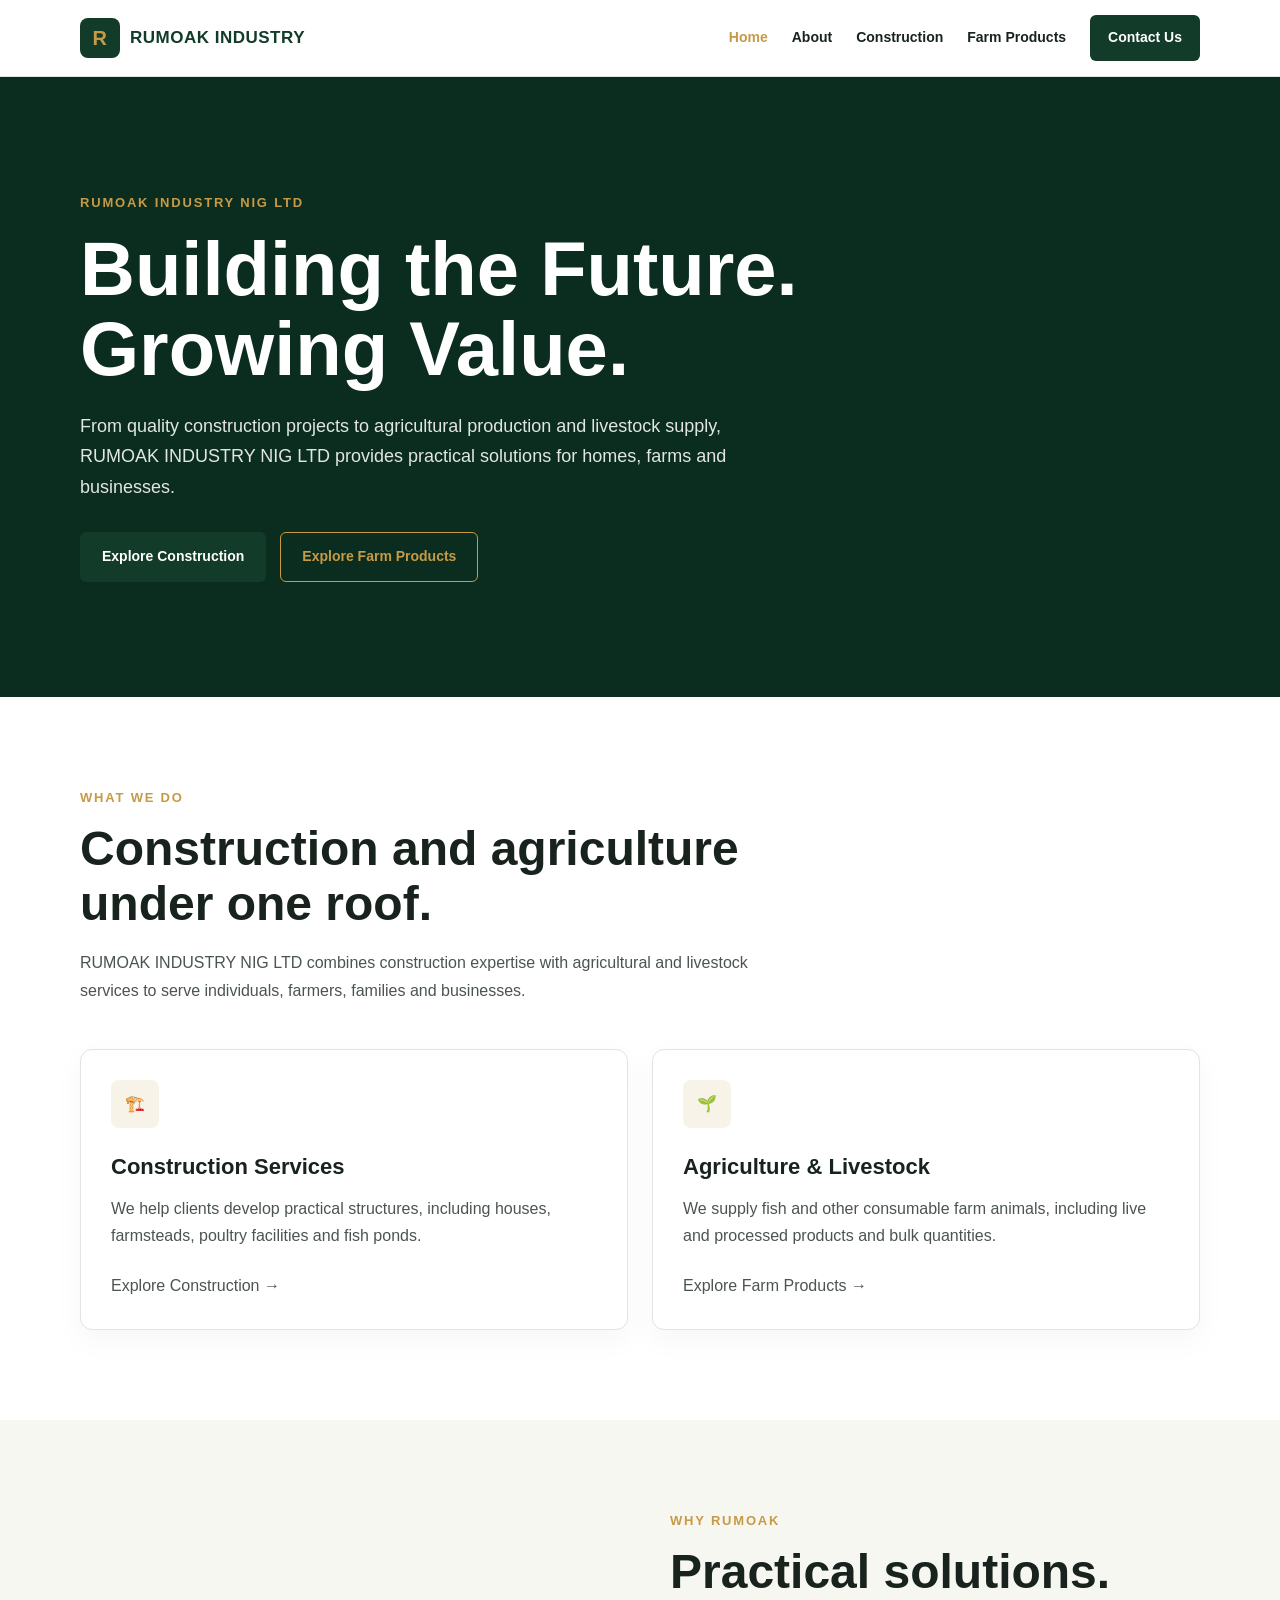
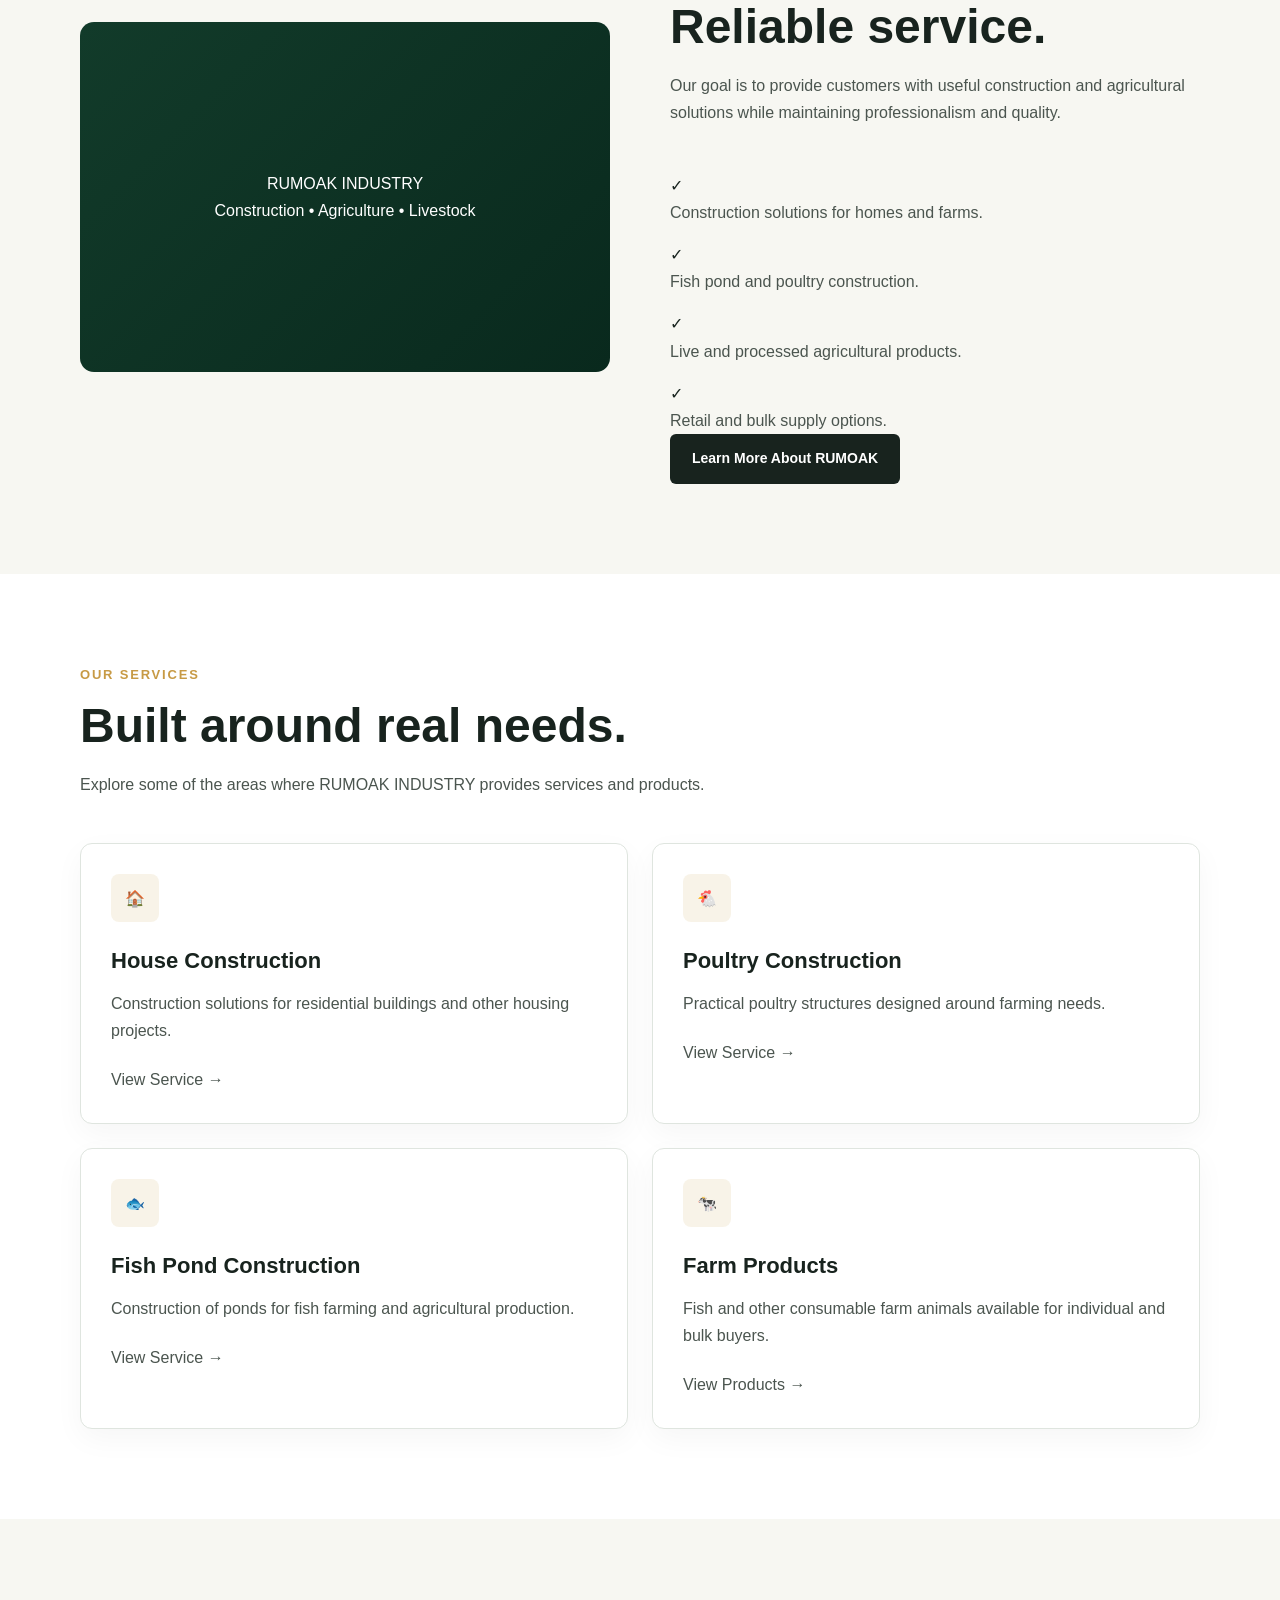
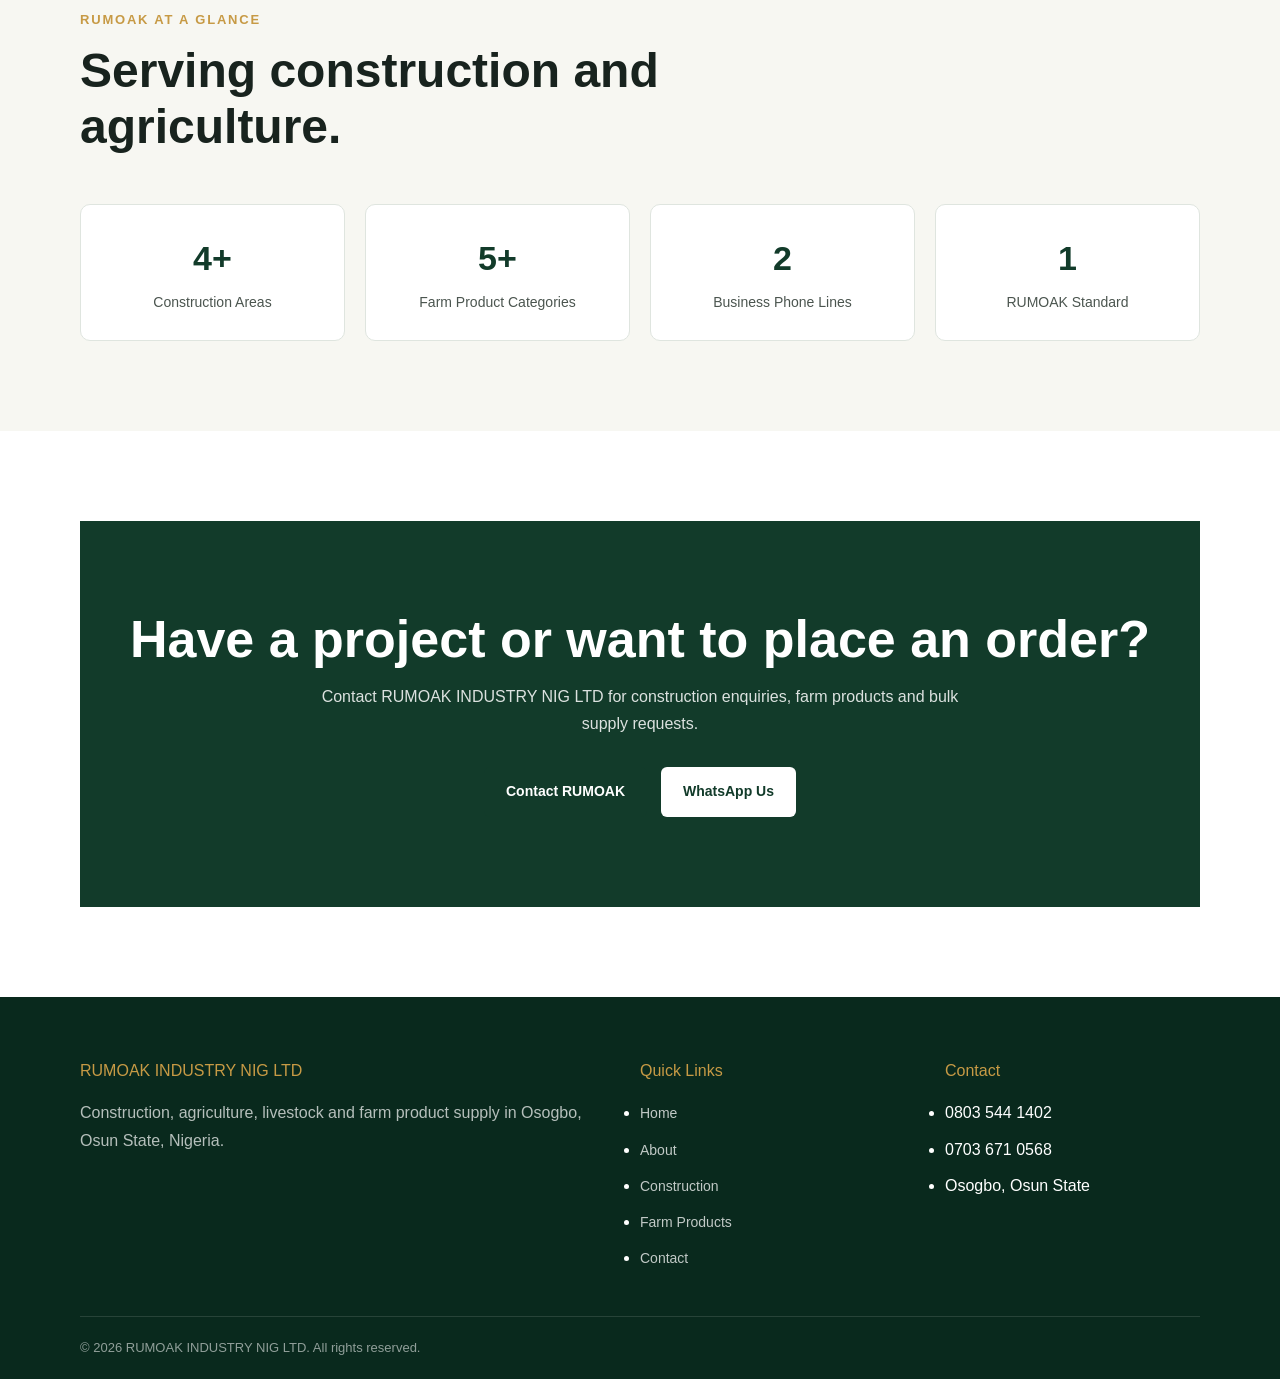
<file: index.html>
<!DOCTYPE html>
<html lang="en">
<head>
    <meta charset="UTF-8">
    <meta name="viewport" content="width=device-width, initial-scale=1.0">

    <title>RUMOAK INDUSTRY NIG LTD | Construction & Agriculture</title>

    <meta
        name="description"
        content="RUMOAK INDUSTRY NIG LTD provides construction services, agricultural solutions, livestock and fish products in Osogbo, Osun State, Nigeria."
    >

    <link rel="stylesheet" href="css/style.css">
</head>

<body>

    <!-- ================================
         HEADER
    ================================= -->

    <header class="site-header">

        <div class="container navbar">

            <a href="index.html" class="logo">

                <span class="logo-mark">R</span>

                <span class="logo-text">
                    RUMOAK INDUSTRY
                </span>

            </a>

            <button
                class="menu-button"
                type="button"
                aria-label="Open navigation menu"
            >
                ☰
            </button>

            <nav class="nav-links">

                <a href="index.html" class="active">
                    Home
                </a>

                <a href="about.html">
                    About
                </a>

                <a href="construction.html">
                    Construction
                </a>

                <a href="farm-products.html">
                    Farm Products
                </a>

                <a href="contact.html" class="nav-button">
                    Contact Us
                </a>

            </nav>

        </div>

    </header>


    <!-- ================================
         HERO
    ================================= -->

    <main>

        <section class="hero">

            <div class="container">

                <div class="hero-content">

                    <div class="hero-label">
                        RUMOAK INDUSTRY NIG LTD
                    </div>

                    <h1>
                        Building the Future.
                        <span>Growing Value.</span>
                    </h1>

                    <p>
                        From quality construction projects to agricultural
                        production and livestock supply, RUMOAK INDUSTRY NIG LTD
                        provides practical solutions for homes, farms and businesses.
                    </p>

                    <div class="hero-buttons">

                        <a
                            href="construction.html"
                            class="btn btn-primary"
                        >
                            Explore Construction
                        </a>

                        <a
                            href="farm-products.html"
                            class="btn btn-outline"
                        >
                            Explore Farm Products
                        </a>

                    </div>

                </div>

            </div>

        </section>


        <!-- ================================
             INTRODUCTION
        ================================= -->

        <section class="section">

            <div class="container">

                <div class="section-heading">

                    <div class="section-tag">
                        What We Do
                    </div>

                    <h2>
                        Construction and agriculture under one roof.
                    </h2>

                    <p>
                        RUMOAK INDUSTRY NIG LTD combines construction expertise
                        with agricultural and livestock services to serve
                        individuals, farmers, families and businesses.
                    </p>

                </div>


                <div class="card-grid">

                    <!-- Construction -->

                    <article class="service-card">

                        <div class="card-icon">
                            🏗️
                        </div>

                        <h3>
                            Construction Services
                        </h3>

                        <p>
                            We help clients develop practical structures,
                            including houses, farmsteads, poultry facilities
                            and fish ponds.
                        </p>

                        <a
                            href="construction.html"
                            class="card-link"
                        >
                            Explore Construction →
                        </a>

                    </article>


                    <!-- Agriculture -->

                    <article class="service-card">

                        <div class="card-icon">
                            🌱
                        </div>

                        <h3>
                            Agriculture & Livestock
                        </h3>

                        <p>
                            We supply fish and other consumable farm animals,
                            including live and processed products and bulk
                            quantities.
                        </p>

                        <a
                            href="farm-products.html"
                            class="card-link"
                        >
                            Explore Farm Products →
                        </a>

                    </article>

                </div>

            </div>

        </section>


        <!-- ================================
             WHY RUMOAK
        ================================= -->

        <section class="section section-light">

            <div class="container">

                <div class="split">

                    <div class="visual-placeholder">

                        RUMOAK INDUSTRY
                        <br>
                        Construction • Agriculture • Livestock

                    </div>


                    <div>

                        <div class="section-heading">

                            <div class="section-tag">
                                Why RUMOAK
                            </div>

                            <h2>
                                Practical solutions. Reliable service.
                            </h2>

                            <p>
                                Our goal is to provide customers with useful
                                construction and agricultural solutions while
                                maintaining professionalism and quality.
                            </p>

                        </div>


                        <ul class="check-list">

                            <li>
                                <span class="check">✓</span>

                                <span>
                                    Construction solutions for homes and farms.
                                </span>
                            </li>

                            <li>
                                <span class="check">✓</span>

                                <span>
                                    Fish pond and poultry construction.
                                </span>
                            </li>

                            <li>
                                <span class="check">✓</span>

                                <span>
                                    Live and processed agricultural products.
                                </span>
                            </li>

                            <li>
                                <span class="check">✓</span>

                                <span>
                                    Retail and bulk supply options.
                                </span>
                            </li>

                        </ul>


                        <a
                            href="about.html"
                            class="btn btn-dark"
                        >
                            Learn More About RUMOAK
                        </a>

                    </div>

                </div>

            </div>

        </section>


        <!-- ================================
             SERVICES
        ================================= -->

        <section class="section">

            <div class="container">

                <div class="section-heading">

                    <div class="section-tag">
                        Our Services
                    </div>

                    <h2>
                        Built around real needs.
                    </h2>

                    <p>
                        Explore some of the areas where RUMOAK INDUSTRY
                        provides services and products.
                    </p>

                </div>


                <div class="card-grid">

                    <article class="service-card">

                        <div class="card-icon">
                            🏠
                        </div>

                        <h3>
                            House Construction
                        </h3>

                        <p>
                            Construction solutions for residential buildings
                            and other housing projects.
                        </p>

                        <a
                            href="construction.html"
                            class="card-link"
                        >
                            View Service →
                        </a>

                    </article>


                    <article class="service-card">

                        <div class="card-icon">
                            🐔
                        </div>

                        <h3>
                            Poultry Construction
                        </h3>

                        <p>
                            Practical poultry structures designed around
                            farming needs.
                        </p>

                        <a
                            href="construction.html"
                            class="card-link"
                        >
                            View Service →
                        </a>

                    </article>


                    <article class="service-card">

                        <div class="card-icon">
                            🐟
                        </div>

                        <h3>
                            Fish Pond Construction
                        </h3>

                        <p>
                            Construction of ponds for fish farming and
                            agricultural production.
                        </p>

                        <a
                            href="construction.html"
                            class="card-link"
                        >
                            View Service →
                        </a>

                    </article>


                    <article class="service-card">

                        <div class="card-icon">
                            🐄
                        </div>

                        <h3>
                            Farm Products
                        </h3>

                        <p>
                            Fish and other consumable farm animals available
                            for individual and bulk buyers.
                        </p>

                        <a
                            href="farm-products.html"
                            class="card-link"
                        >
                            View Products →
                        </a>

                    </article>

                </div>

            </div>

        </section>


        <!-- ================================
             STATS
        ================================= -->

        <section class="section section-light">

            <div class="container">

                <div class="section-heading">

                    <div class="section-tag">
                        RUMOAK At A Glance
                    </div>

                    <h2>
                        Serving construction and agriculture.
                    </h2>

                </div>


                <div class="stats">

                    <div class="stat">
                        <strong>4+</strong>
                        <span>Construction Areas</span>
                    </div>

                    <div class="stat">
                        <strong>5+</strong>
                        <span>Farm Product Categories</span>
                    </div>

                    <div class="stat">
                        <strong>2</strong>
                        <span>Business Phone Lines</span>
                    </div>

                    <div class="stat">
                        <strong>1</strong>
                        <span>RUMOAK Standard</span>
                    </div>

                </div>

            </div>

        </section>


        <!-- ================================
             CTA
        ================================= -->

        <section class="section">

            <div class="container">

                <div class="cta">

                    <div>

                        <h2>
                            Have a project or want to place an order?
                        </h2>

                        <p>
                            Contact RUMOAK INDUSTRY NIG LTD for construction
                            enquiries, farm products and bulk supply requests.
                        </p>

                    </div>


                    <div class="hero-buttons">

                        <a
                            href="contact.html"
                            class="btn btn-primary"
                        >
                            Contact RUMOAK
                        </a>

                        <a
                            href="https://wa.me/2348035441402"
                            class="btn btn-light"
                            target="_blank"
                            rel="noopener"
                        >
                            WhatsApp Us
                        </a>

                    </div>

                </div>

            </div>

        </section>

    </main>


    <!-- ================================
         FOOTER
    ================================= -->

    <footer class="site-footer">

        <div class="container">

            <div class="footer-grid">

                <div>

                    <div class="footer-title">
                        RUMOAK INDUSTRY NIG LTD
                    </div>

                    <p class="footer-text">
                        Construction, agriculture, livestock and farm product
                        supply in Osogbo, Osun State, Nigeria.
                    </p>

                </div>


                <div>

                    <div class="footer-title">
                        Quick Links
                    </div>

                    <ul class="footer-links">

                        <li>
                            <a href="index.html">
                                Home
                            </a>
                        </li>

                        <li>
                            <a href="about.html">
                                About
                            </a>
                        </li>

                        <li>
                            <a href="construction.html">
                                Construction
                            </a>
                        </li>

                        <li>
                            <a href="farm-products.html">
                                Farm Products
                            </a>
                        </li>

                        <li>
                            <a href="contact.html">
                                Contact
                            </a>
                        </li>

                    </ul>

                </div>


                <div>

                    <div class="footer-title">
                        Contact
                    </div>

                    <ul class="footer-links">

                        <li>
                            0803 544 1402
                        </li>

                        <li>
                            0703 671 0568
                        </li>

                        <li>
                            Osogbo, Osun State
                        </li>

                    </ul>

                </div>

            </div>


            <div class="footer-bottom">

                © <span class="current-year"></span>
                RUMOAK INDUSTRY NIG LTD.
                All rights reserved.

            </div>

        </div>

    </footer>


    <script src="js/script.js"></script>

</body>
</html>
</file>
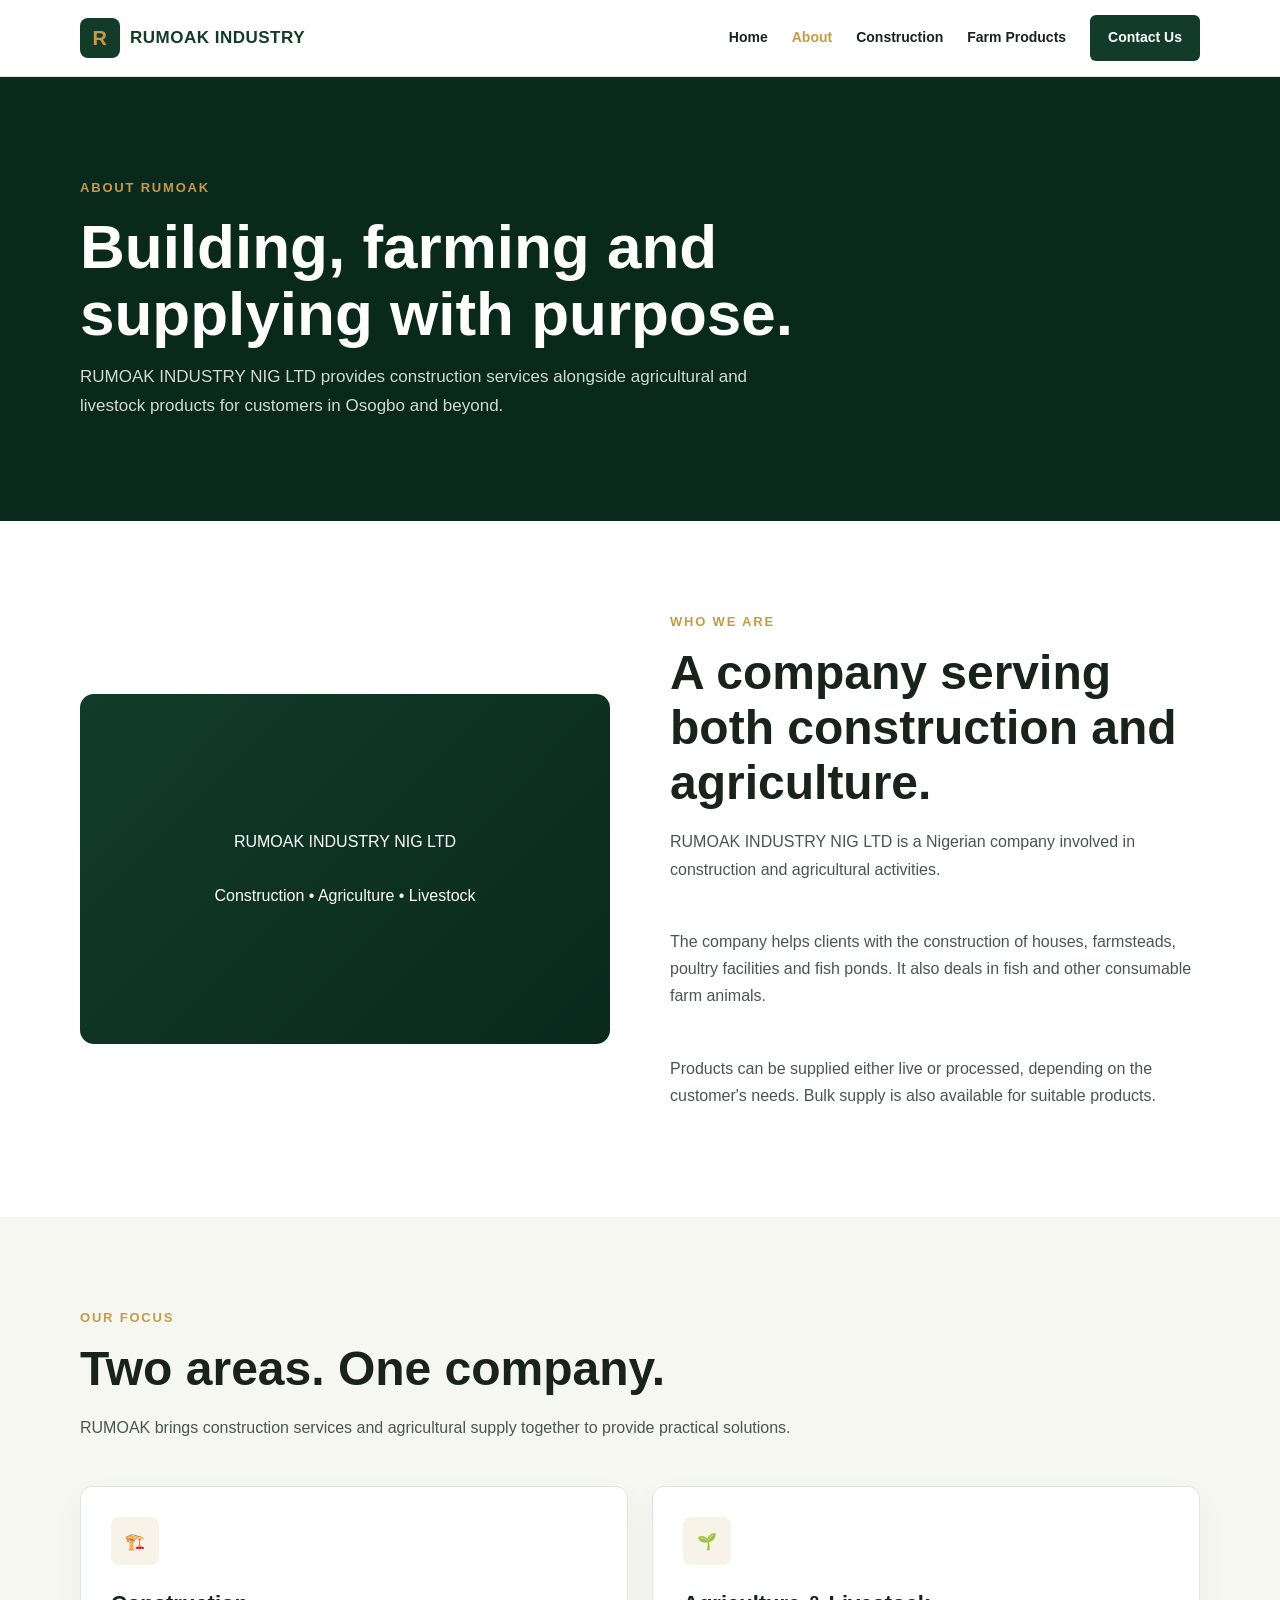
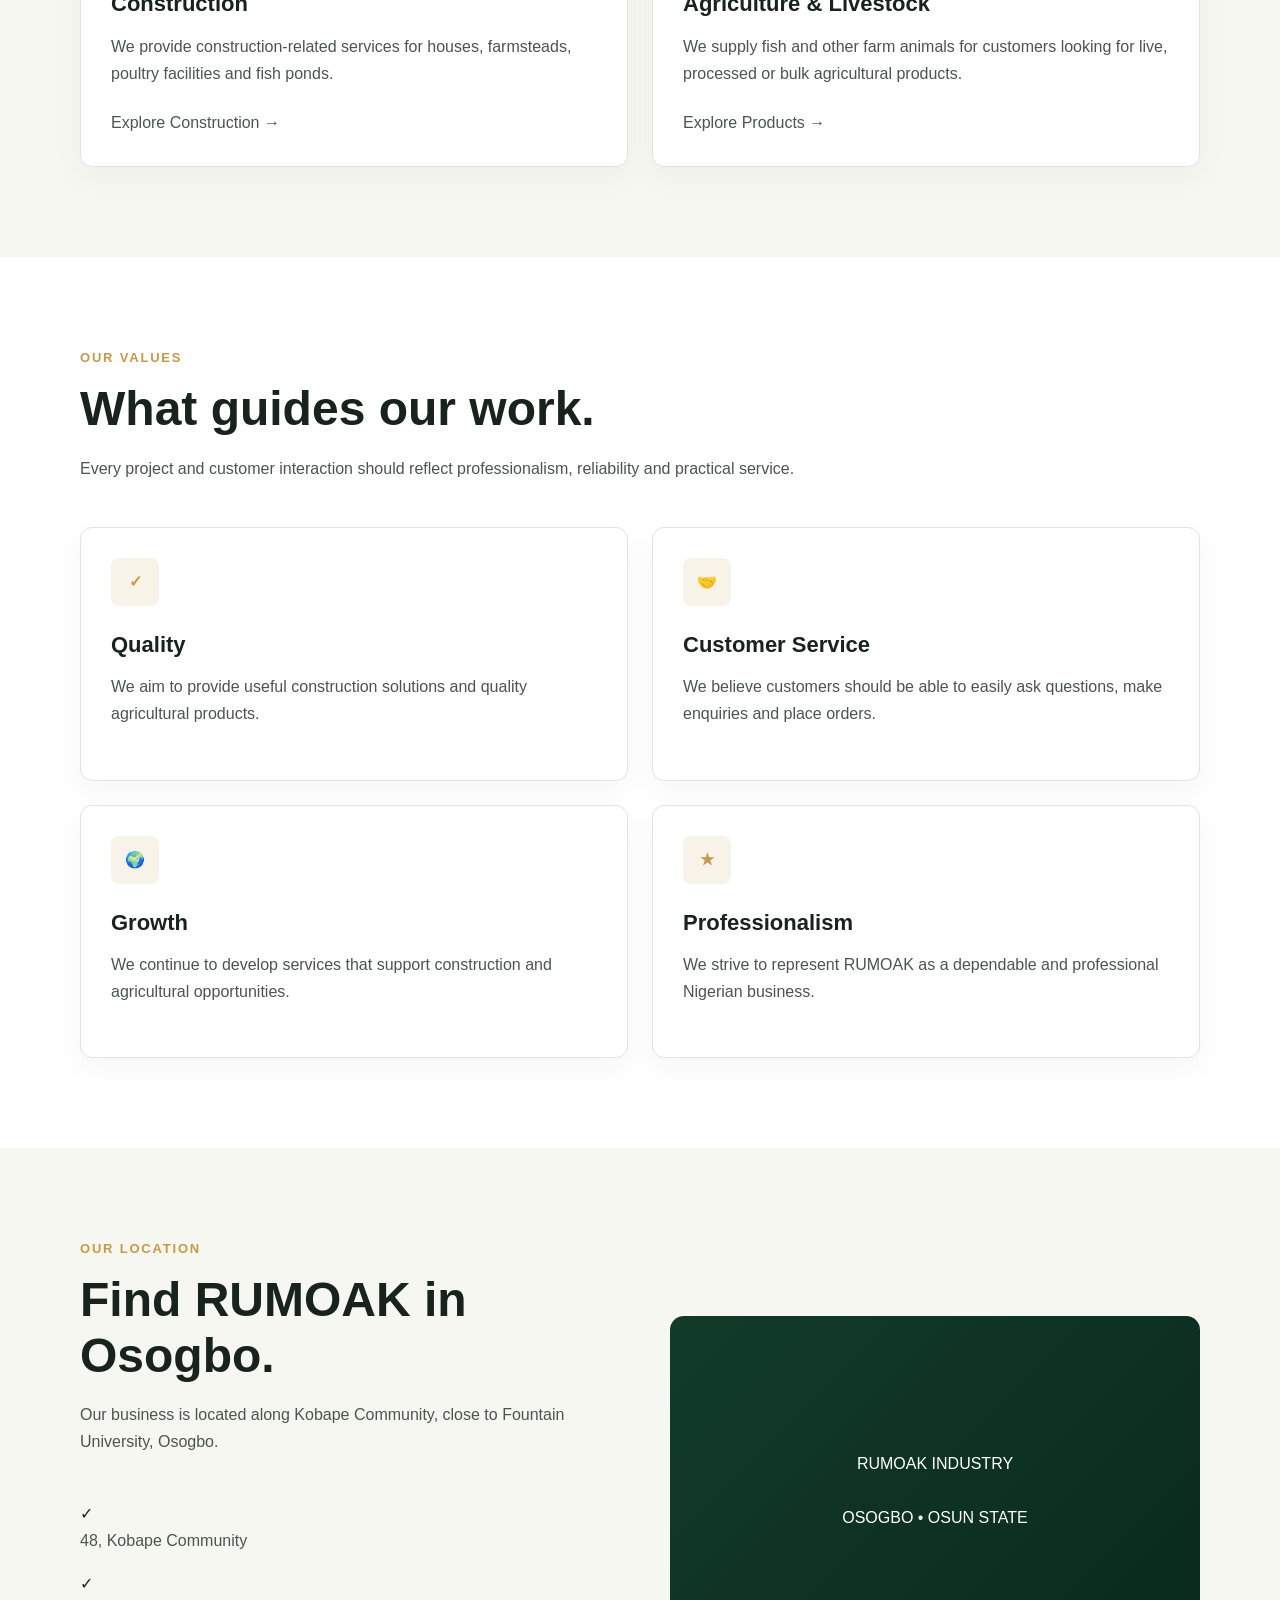
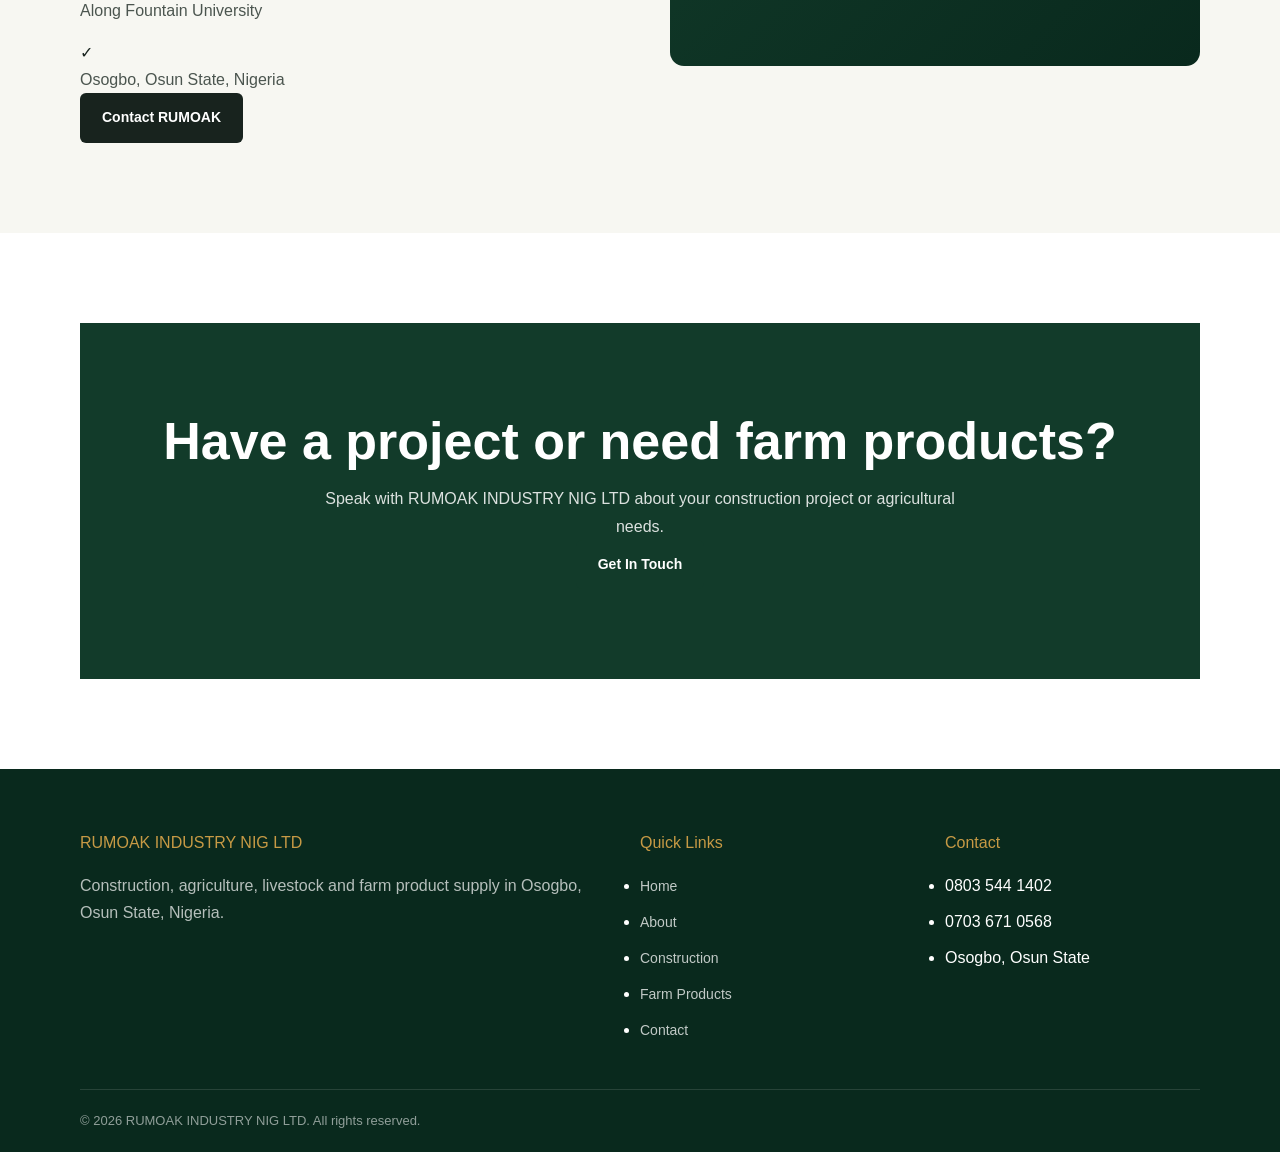
<file: about.html>
<!DOCTYPE html>
<html lang="en">
<head>
    <meta charset="UTF-8">
    <meta name="viewport" content="width=device-width, initial-scale=1.0">

    <title>About RUMOAK INDUSTRY NIG LTD</title>

    <meta
        name="description"
        content="Learn more about RUMOAK INDUSTRY NIG LTD, a construction, agriculture and livestock company based in Osogbo, Osun State, Nigeria."
    >

    <link rel="stylesheet" href="css/style.css">
</head>

<body>

    <!-- HEADER -->

    <header class="site-header">

        <div class="container navbar">

            <a href="index.html" class="logo">

                <span class="logo-mark">R</span>

                <span class="logo-text">
                    RUMOAK INDUSTRY
                </span>

            </a>

            <button
                class="menu-button"
                type="button"
                aria-label="Open navigation menu"
            >
                ☰
            </button>

            <nav class="nav-links">

                <a href="index.html">
                    Home
                </a>

                <a href="about.html" class="active">
                    About
                </a>

                <a href="construction.html">
                    Construction
                </a>

                <a href="farm-products.html">
                    Farm Products
                </a>

                <a href="contact.html" class="nav-button">
                    Contact Us
                </a>

            </nav>

        </div>

    </header>


    <main>

        <!-- PAGE HERO -->

        <section class="page-hero">

            <div class="container">

                <div class="section-tag">
                    About RUMOAK
                </div>

                <h1>
                    Building, farming and supplying with purpose.
                </h1>

                <p>
                    RUMOAK INDUSTRY NIG LTD provides construction services
                    alongside agricultural and livestock products for customers
                    in Osogbo and beyond.
                </p>

            </div>

        </section>


        <!-- COMPANY INTRODUCTION -->

        <section class="section">

            <div class="container">

                <div class="split">

                    <div class="visual-placeholder">

                        RUMOAK INDUSTRY NIG LTD
                        <br><br>
                        Construction • Agriculture • Livestock

                    </div>


                    <div>

                        <div class="section-heading">

                            <div class="section-tag">
                                Who We Are
                            </div>

                            <h2>
                                A company serving both construction and agriculture.
                            </h2>

                            <p>
                                RUMOAK INDUSTRY NIG LTD is a Nigerian company
                                involved in construction and agricultural
                                activities.
                            </p>

                        </div>

                        <p>
                            The company helps clients with the construction of
                            houses, farmsteads, poultry facilities and fish
                            ponds. It also deals in fish and other consumable
                            farm animals.
                        </p>

                        <br>

                        <p>
                            Products can be supplied either live or processed,
                            depending on the customer's needs. Bulk supply is
                            also available for suitable products.
                        </p>

                    </div>

                </div>

            </div>

        </section>


        <!-- WHAT WE OFFER -->

        <section class="section section-light">

            <div class="container">

                <div class="section-heading">

                    <div class="section-tag">
                        Our Focus
                    </div>

                    <h2>
                        Two areas. One company.
                    </h2>

                    <p>
                        RUMOAK brings construction services and agricultural
                        supply together to provide practical solutions.
                    </p>

                </div>


                <div class="card-grid">

                    <article class="service-card">

                        <div class="card-icon">
                            🏗️
                        </div>

                        <h3>
                            Construction
                        </h3>

                        <p>
                            We provide construction-related services for
                            houses, farmsteads, poultry facilities and fish
                            ponds.
                        </p>

                        <a
                            href="construction.html"
                            class="card-link"
                        >
                            Explore Construction →
                        </a>

                    </article>


                    <article class="service-card">

                        <div class="card-icon">
                            🌱
                        </div>

                        <h3>
                            Agriculture & Livestock
                        </h3>

                        <p>
                            We supply fish and other farm animals for
                            customers looking for live, processed or bulk
                            agricultural products.
                        </p>

                        <a
                            href="farm-products.html"
                            class="card-link"
                        >
                            Explore Products →
                        </a>

                    </article>

                </div>

            </div>

        </section>


        <!-- VALUES -->

        <section class="section">

            <div class="container">

                <div class="section-heading">

                    <div class="section-tag">
                        Our Values
                    </div>

                    <h2>
                        What guides our work.
                    </h2>

                    <p>
                        Every project and customer interaction should reflect
                        professionalism, reliability and practical service.
                    </p>

                </div>


                <div class="card-grid">

                    <article class="service-card">

                        <div class="card-icon">
                            ✓
                        </div>

                        <h3>
                            Quality
                        </h3>

                        <p>
                            We aim to provide useful construction solutions
                            and quality agricultural products.
                        </p>

                    </article>


                    <article class="service-card">

                        <div class="card-icon">
                            🤝
                        </div>

                        <h3>
                            Customer Service
                        </h3>

                        <p>
                            We believe customers should be able to easily
                            ask questions, make enquiries and place orders.
                        </p>

                    </article>


                    <article class="service-card">

                        <div class="card-icon">
                            🌍
                        </div>

                        <h3>
                            Growth
                        </h3>

                        <p>
                            We continue to develop services that support
                            construction and agricultural opportunities.
                        </p>

                    </article>


                    <article class="service-card">

                        <div class="card-icon">
                            ★
                        </div>

                        <h3>
                            Professionalism
                        </h3>

                        <p>
                            We strive to represent RUMOAK as a dependable
                            and professional Nigerian business.
                        </p>

                    </article>

                </div>

            </div>

        </section>


        <!-- LOCATION -->

        <section class="section section-light">

            <div class="container">

                <div class="split">

                    <div>

                        <div class="section-heading">

                            <div class="section-tag">
                                Our Location
                            </div>

                            <h2>
                                Find RUMOAK in Osogbo.
                            </h2>

                            <p>
                                Our business is located along Kobape Community,
                                close to Fountain University, Osogbo.
                            </p>

                        </div>

                        <ul class="check-list">

                            <li>
                                <span class="check">✓</span>

                                <span>
                                    48, Kobape Community
                                </span>
                            </li>

                            <li>
                                <span class="check">✓</span>

                                <span>
                                    Along Fountain University
                                </span>
                            </li>

                            <li>
                                <span class="check">✓</span>

                                <span>
                                    Osogbo, Osun State, Nigeria
                                </span>
                            </li>

                        </ul>


                        <a
                            href="contact.html"
                            class="btn btn-dark"
                        >
                            Contact RUMOAK
                        </a>

                    </div>


                    <div class="visual-placeholder">

                        RUMOAK INDUSTRY
                        <br><br>
                        OSOGBO • OSUN STATE

                    </div>

                </div>

            </div>

        </section>


        <!-- CTA -->

        <section class="section">

            <div class="container">

                <div class="cta">

                    <div>

                        <h2>
                            Have a project or need farm products?
                        </h2>

                        <p>
                            Speak with RUMOAK INDUSTRY NIG LTD about your
                            construction project or agricultural needs.
                        </p>

                    </div>


                    <a
                        href="contact.html"
                        class="btn btn-primary"
                    >
                        Get In Touch
                    </a>

                </div>

            </div>

        </section>

    </main>


    <!-- FOOTER -->

    <footer class="site-footer">

        <div class="container">

            <div class="footer-grid">

                <div>

                    <div class="footer-title">
                        RUMOAK INDUSTRY NIG LTD
                    </div>

                    <p class="footer-text">
                        Construction, agriculture, livestock and farm product
                        supply in Osogbo, Osun State, Nigeria.
                    </p>

                </div>


                <div>

                    <div class="footer-title">
                        Quick Links
                    </div>

                    <ul class="footer-links">

                        <li>
                            <a href="index.html">Home</a>
                        </li>

                        <li>
                            <a href="about.html">About</a>
                        </li>

                        <li>
                            <a href="construction.html">Construction</a>
                        </li>

                        <li>
                            <a href="farm-products.html">Farm Products</a>
                        </li>

                        <li>
                            <a href="contact.html">Contact</a>
                        </li>

                    </ul>

                </div>


                <div>

                    <div class="footer-title">
                        Contact
                    </div>

                    <ul class="footer-links">

                        <li>
                            0803 544 1402
                        </li>

                        <li>
                            0703 671 0568
                        </li>

                        <li>
                            Osogbo, Osun State
                        </li>

                    </ul>

                </div>

            </div>


            <div class="footer-bottom">

                © <span class="current-year"></span>
                RUMOAK INDUSTRY NIG LTD.
                All rights reserved.

            </div>

        </div>

    </footer>


    <script src="js/script.js"></script>

</body>
</html>
</file>
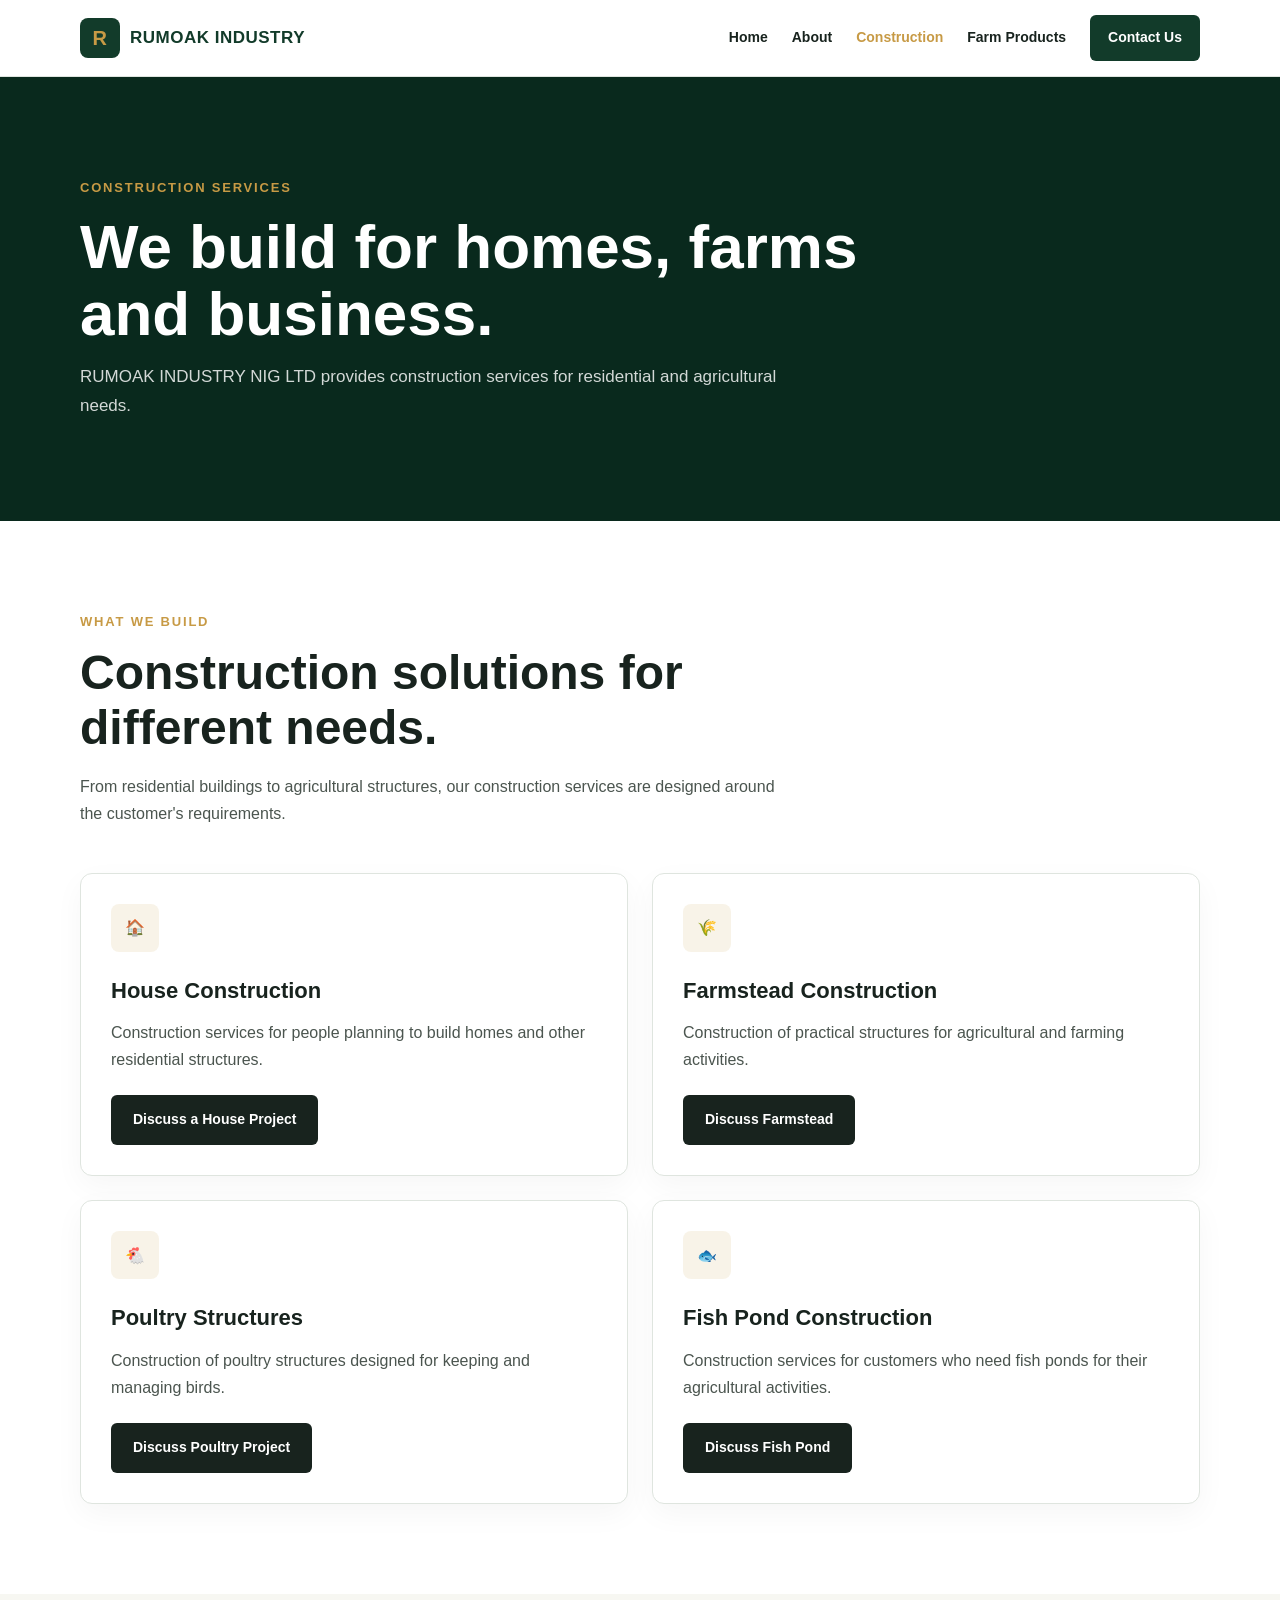
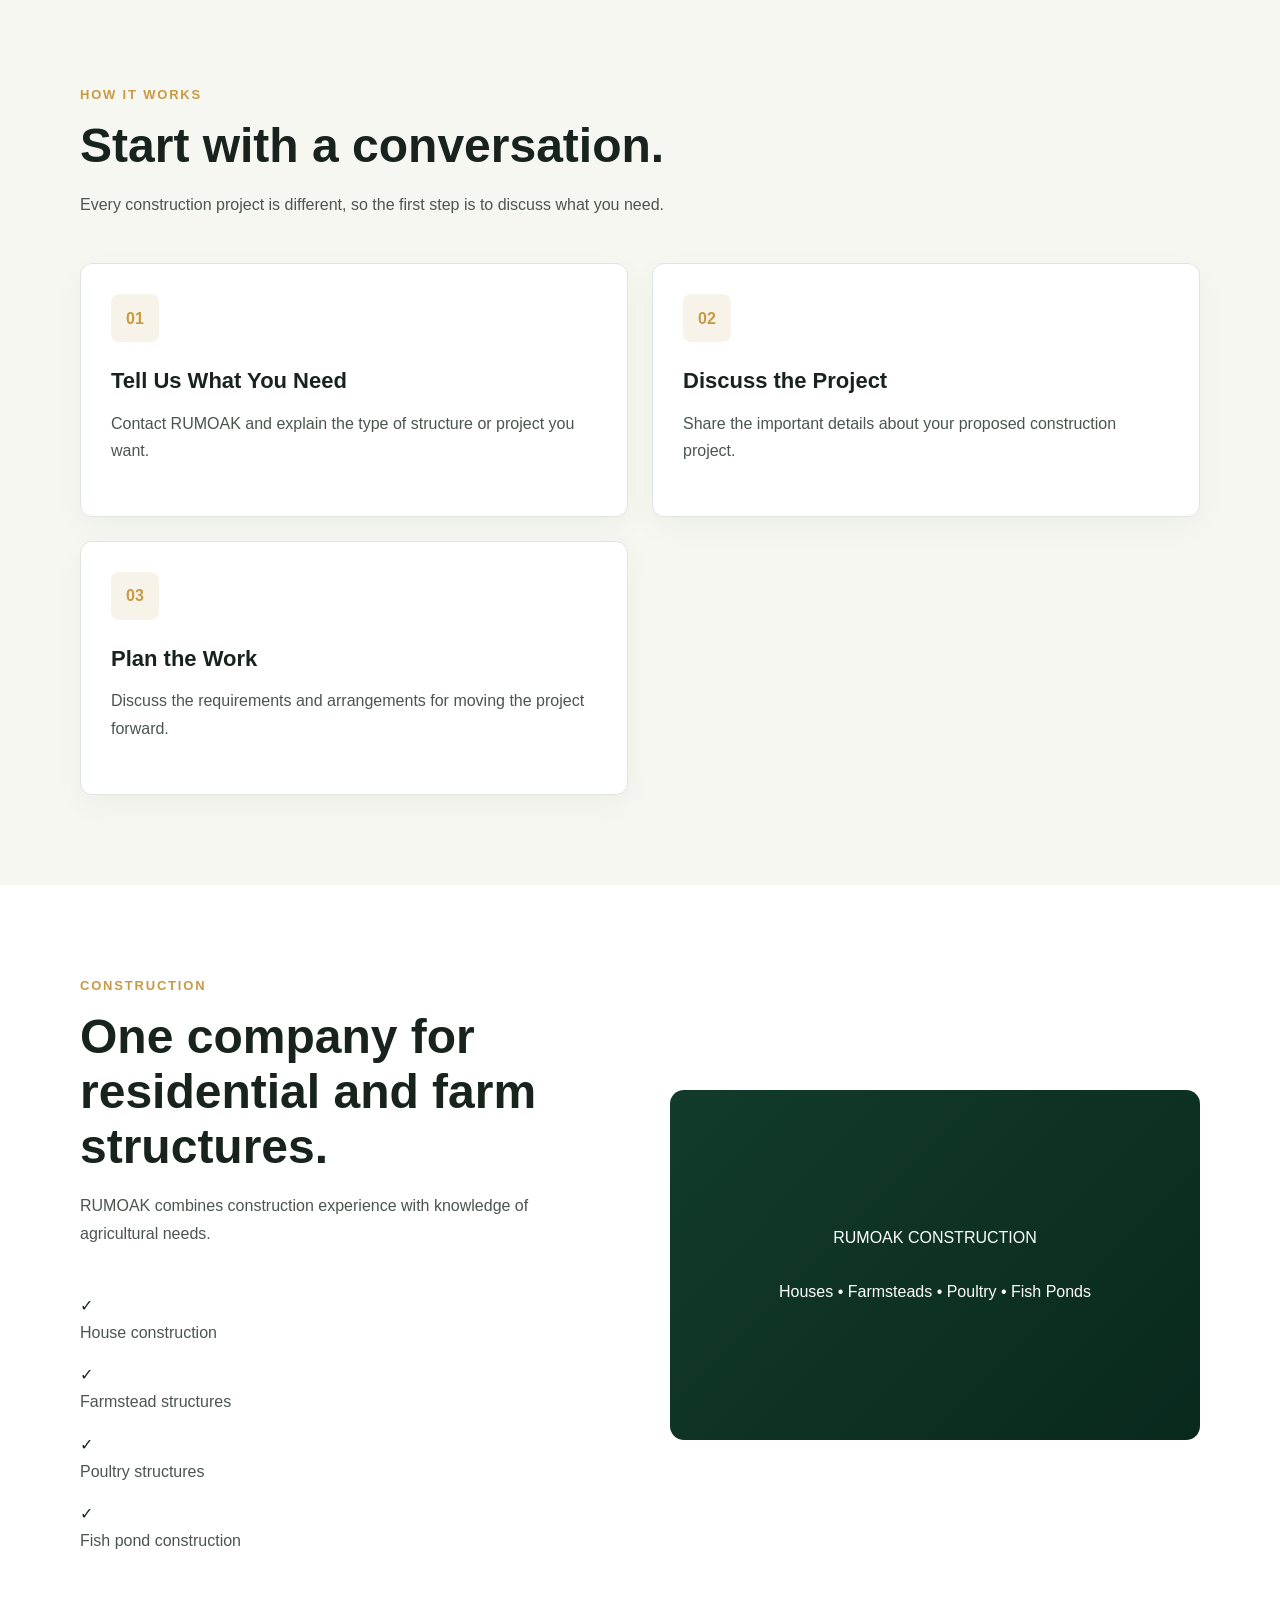
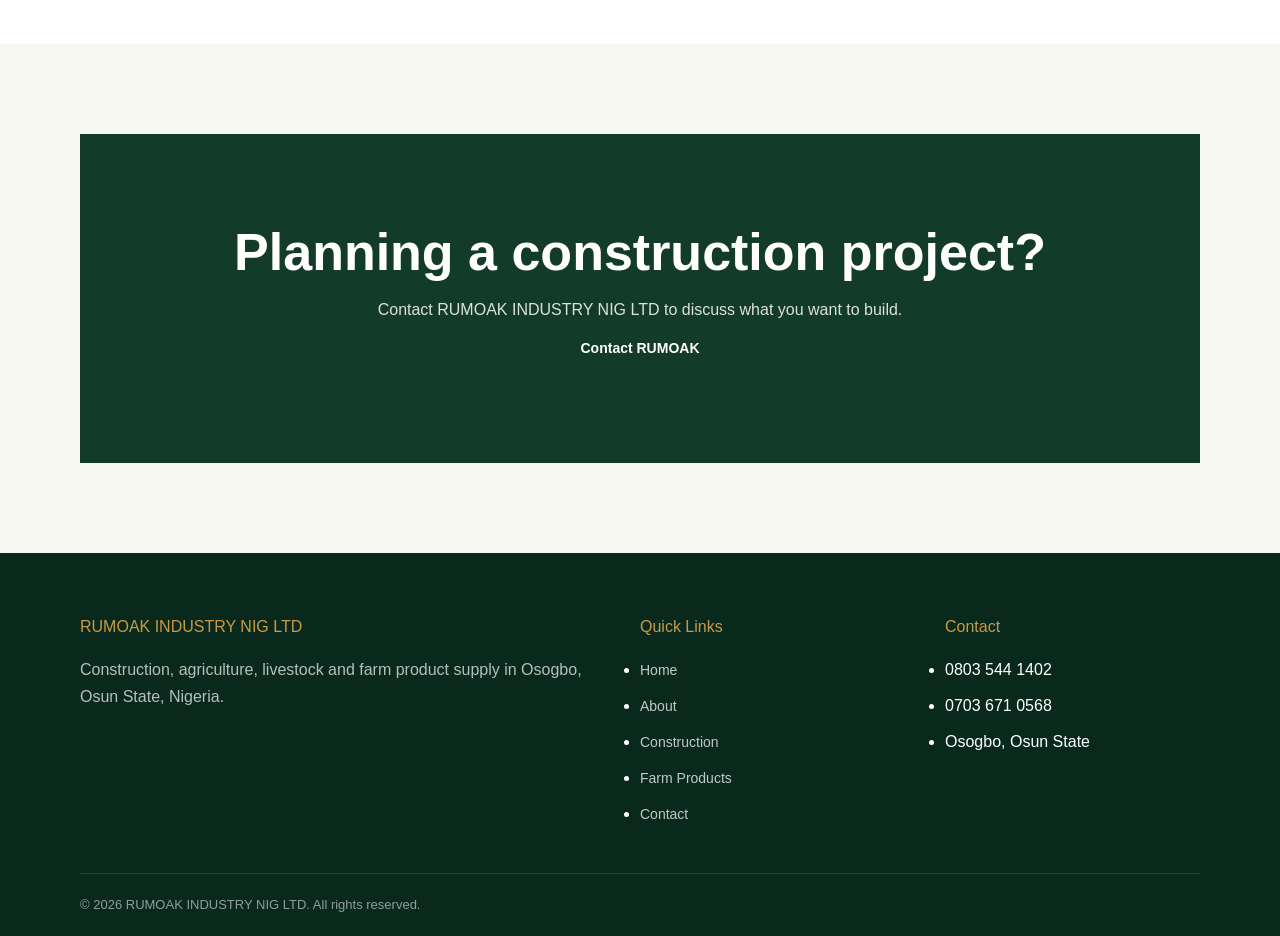
<file: construction.html>
<!DOCTYPE html>
<html lang="en">
<head>
    <meta charset="UTF-8">
    <meta name="viewport" content="width=device-width, initial-scale=1.0">

    <title>Construction Services | RUMOAK INDUSTRY NIG LTD</title>

    <meta
        name="description"
        content="RUMOAK INDUSTRY NIG LTD construction services including houses, farmsteads, poultry structures and fish ponds."
    >

    <link rel="stylesheet" href="css/style.css">
</head>

<body>

    <!-- HEADER -->
    <header class="site-header">

        <div class="container navbar">

            <a href="index.html" class="logo">
                <span class="logo-mark">R</span>
                <span class="logo-text">RUMOAK INDUSTRY</span>
            </a>

            <button
                class="menu-button"
                type="button"
                aria-label="Open navigation menu"
            >
                ☰
            </button>

            <nav class="nav-links">

                <a href="index.html">Home</a>

                <a href="about.html">About</a>

                <a href="construction.html" class="active">
                    Construction
                </a>

                <a href="farm-products.html">
                    Farm Products
                </a>

                <a href="contact.html" class="nav-button">
                    Contact Us
                </a>

            </nav>

        </div>

    </header>


    <main>

        <!-- PAGE HERO -->

        <section class="page-hero">

            <div class="container">

                <div class="section-tag">
                    Construction Services
                </div>

                <h1>
                    We build for homes, farms and business.
                </h1>

                <p>
                    RUMOAK INDUSTRY NIG LTD provides construction services
                    for residential and agricultural needs.
                </p>

            </div>

        </section>


        <!-- INTRO -->

        <section class="section">

            <div class="container">

                <div class="section-heading">

                    <div class="section-tag">
                        What We Build
                    </div>

                    <h2>
                        Construction solutions for different needs.
                    </h2>

                    <p>
                        From residential buildings to agricultural structures,
                        our construction services are designed around the
                        customer's requirements.
                    </p>

                </div>


                <div class="card-grid">

                    <!-- HOUSE -->

                    <article class="service-card">

                        <div class="card-icon">
                            🏠
                        </div>

                        <h3>
                            House Construction
                        </h3>

                        <p>
                            Construction services for people planning to
                            build homes and other residential structures.
                        </p>

                        <a
                            href="contact.html?service=House%20Construction"
                            class="btn btn-dark"
                        >
                            Discuss a House Project
                        </a>

                    </article>


                    <!-- FARMSTEAD -->

                    <article class="service-card">

                        <div class="card-icon">
                            🌾
                        </div>

                        <h3>
                            Farmstead Construction
                        </h3>

                        <p>
                            Construction of practical structures for
                            agricultural and farming activities.
                        </p>

                        <a
                            href="contact.html?service=Farmstead%20Construction"
                            class="btn btn-dark"
                        >
                            Discuss Farmstead
                        </a>

                    </article>


                    <!-- POULTRY -->

                    <article class="service-card">

                        <div class="card-icon">
                            🐔
                        </div>

                        <h3>
                            Poultry Structures
                        </h3>

                        <p>
                            Construction of poultry structures designed
                            for keeping and managing birds.
                        </p>

                        <a
                            href="contact.html?service=Poultry%20Construction"
                            class="btn btn-dark"
                        >
                            Discuss Poultry Project
                        </a>

                    </article>


                    <!-- FISH POND -->

                    <article class="service-card">

                        <div class="card-icon">
                            🐟
                        </div>

                        <h3>
                            Fish Pond Construction
                        </h3>

                        <p>
                            Construction services for customers who need
                            fish ponds for their agricultural activities.
                        </p>

                        <a
                            href="contact.html?service=Fish%20Pond%20Construction"
                            class="btn btn-dark"
                        >
                            Discuss Fish Pond
                        </a>

                    </article>

                </div>

            </div>

        </section>


        <!-- PROCESS -->

        <section class="section section-light">

            <div class="container">

                <div class="section-heading">

                    <div class="section-tag">
                        How It Works
                    </div>

                    <h2>
                        Start with a conversation.
                    </h2>

                    <p>
                        Every construction project is different, so the
                        first step is to discuss what you need.
                    </p>

                </div>


                <div class="card-grid">

                    <article class="service-card">

                        <div class="card-icon">
                            01
                        </div>

                        <h3>
                            Tell Us What You Need
                        </h3>

                        <p>
                            Contact RUMOAK and explain the type of structure
                            or project you want.
                        </p>

                    </article>


                    <article class="service-card">

                        <div class="card-icon">
                            02
                        </div>

                        <h3>
                            Discuss the Project
                        </h3>

                        <p>
                            Share the important details about your proposed
                            construction project.
                        </p>

                    </article>


                    <article class="service-card">

                        <div class="card-icon">
                            03
                        </div>

                        <h3>
                            Plan the Work
                        </h3>

                        <p>
                            Discuss the requirements and arrangements for
                            moving the project forward.
                        </p>

                    </article>

                </div>

            </div>

        </section>


        <!-- WHY CHOOSE US -->

        <section class="section">

            <div class="container">

                <div class="split">

                    <div>

                        <div class="section-heading">

                            <div class="section-tag">
                                Construction
                            </div>

                            <h2>
                                One company for residential and farm
                                structures.
                            </h2>

                            <p>
                                RUMOAK combines construction experience with
                                knowledge of agricultural needs.
                            </p>

                        </div>

                        <ul class="check-list">

                            <li>
                                <span class="check">✓</span>
                                <span>House construction</span>
                            </li>

                            <li>
                                <span class="check">✓</span>
                                <span>Farmstead structures</span>
                            </li>

                            <li>
                                <span class="check">✓</span>
                                <span>Poultry structures</span>
                            </li>

                            <li>
                                <span class="check">✓</span>
                                <span>Fish pond construction</span>
                            </li>

                        </ul>

                    </div>


                    <div class="visual-placeholder">

                        RUMOAK CONSTRUCTION
                        <br><br>
                        Houses • Farmsteads • Poultry • Fish Ponds

                    </div>

                </div>

            </div>

        </section>


        <!-- CTA -->

        <section class="section section-light">

            <div class="container">

                <div class="cta">

                    <div>

                        <h2>
                            Planning a construction project?
                        </h2>

                        <p>
                            Contact RUMOAK INDUSTRY NIG LTD to discuss what
                            you want to build.
                        </p>

                    </div>

                    <a
                        href="contact.html"
                        class="btn btn-primary"
                    >
                        Contact RUMOAK
                    </a>

                </div>

            </div>

        </section>

    </main>


    <!-- FOOTER -->

    <footer class="site-footer">

        <div class="container">

            <div class="footer-grid">

                <div>

                    <div class="footer-title">
                        RUMOAK INDUSTRY NIG LTD
                    </div>

                    <p class="footer-text">
                        Construction, agriculture, livestock and farm
                        product supply in Osogbo, Osun State, Nigeria.
                    </p>

                </div>


                <div>

                    <div class="footer-title">
                        Quick Links
                    </div>

                    <ul class="footer-links">

                        <li>
                            <a href="index.html">Home</a>
                        </li>

                        <li>
                            <a href="about.html">About</a>
                        </li>

                        <li>
                            <a href="construction.html">
                                Construction
                            </a>
                        </li>

                        <li>
                            <a href="farm-products.html">
                                Farm Products
                            </a>
                        </li>

                        <li>
                            <a href="contact.html">
                                Contact
                            </a>
                        </li>

                    </ul>

                </div>


                <div>

                    <div class="footer-title">
                        Contact
                    </div>

                    <ul class="footer-links">

                        <li>0803 544 1402</li>

                        <li>0703 671 0568</li>

                        <li>Osogbo, Osun State</li>

                    </ul>

                </div>

            </div>


            <div class="footer-bottom">

                © <span class="current-year"></span>
                RUMOAK INDUSTRY NIG LTD.
                All rights reserved.

            </div>

        </div>

    </footer>


    <script src="js/script.js"></script>

</body>
</html>
</file>
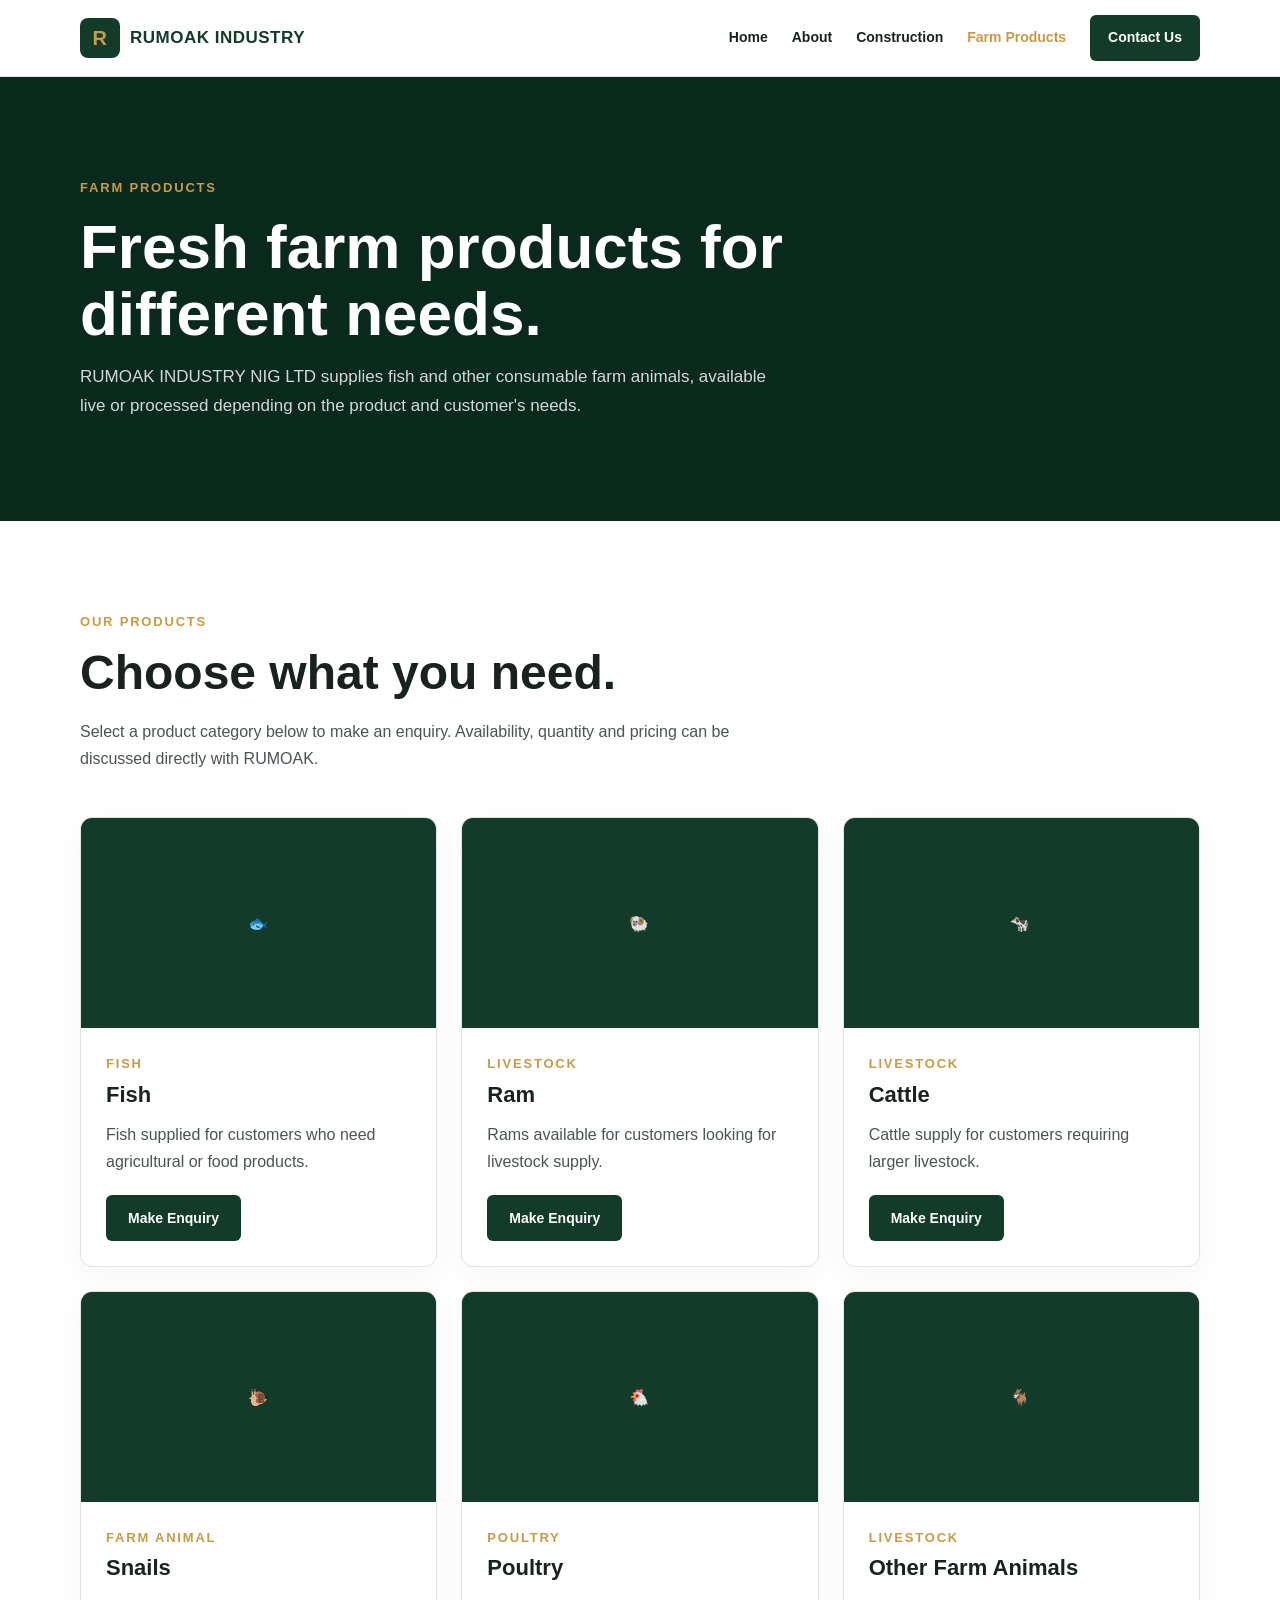
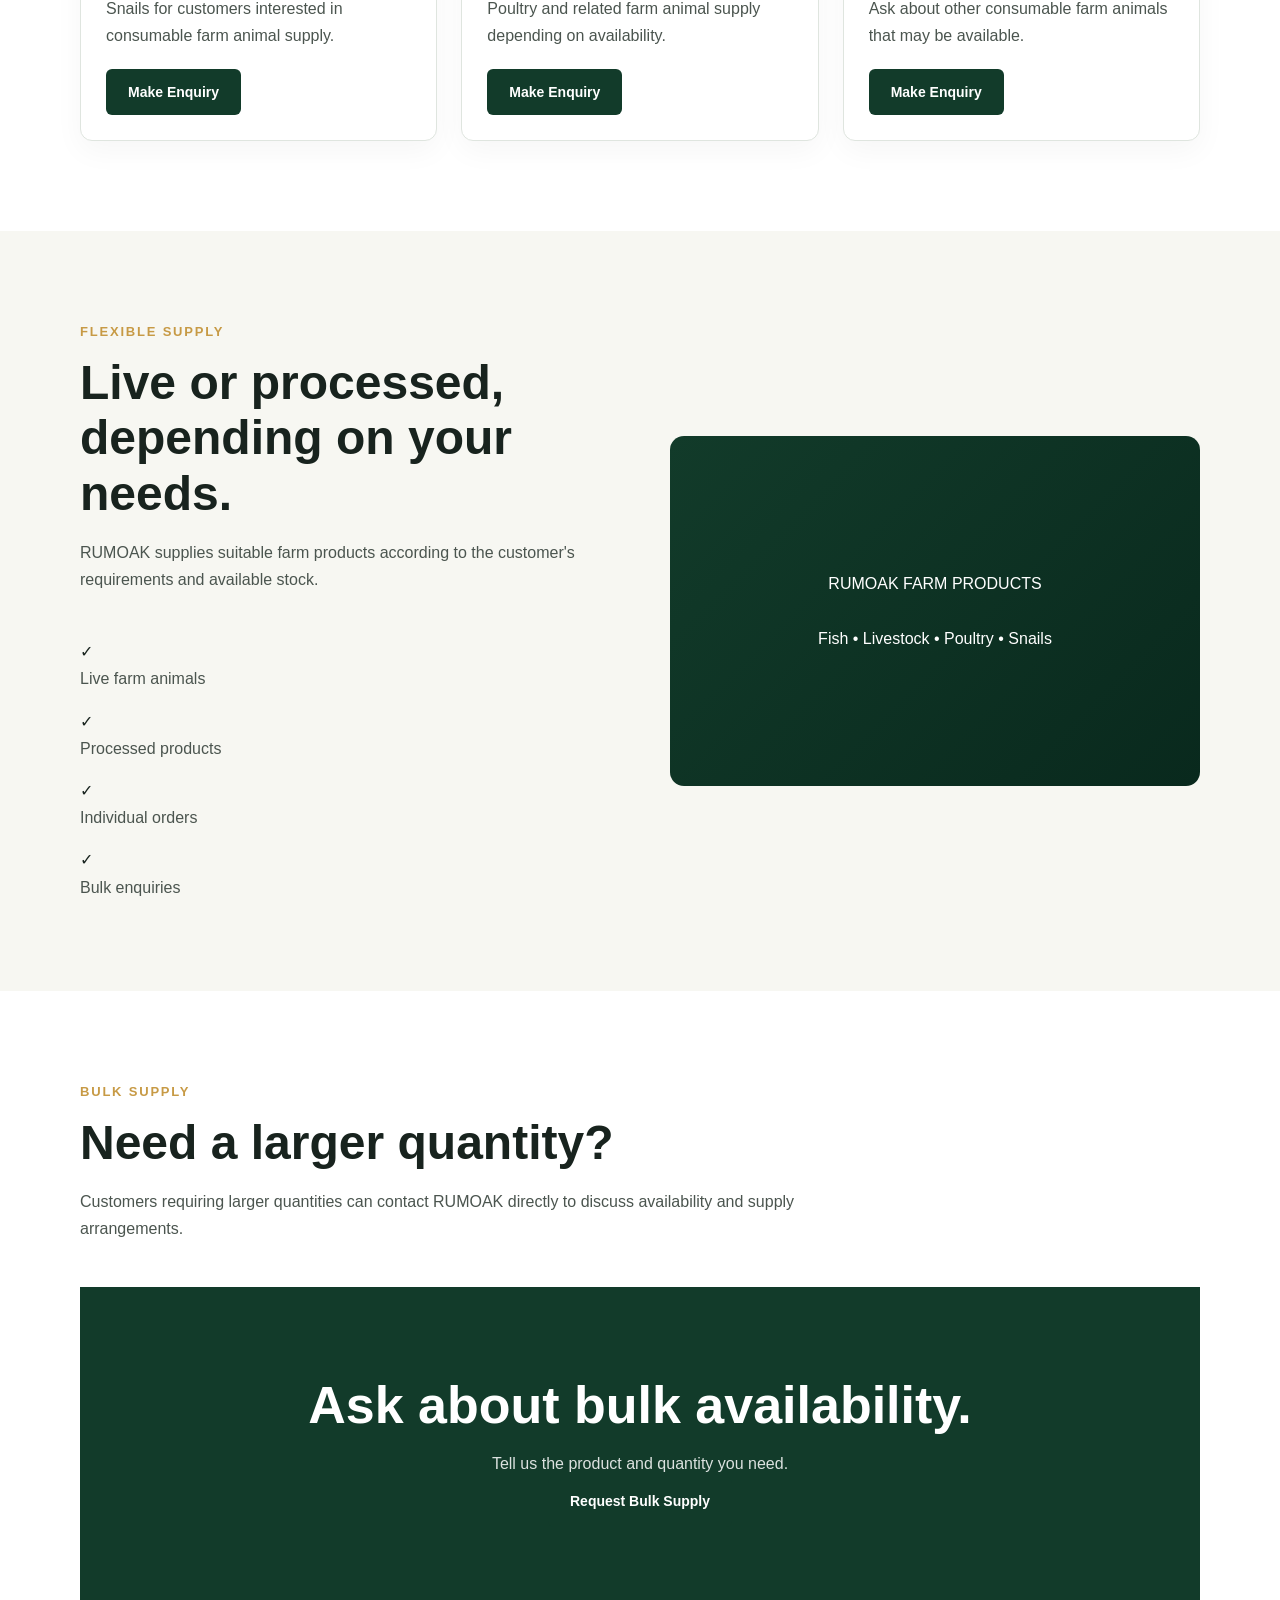
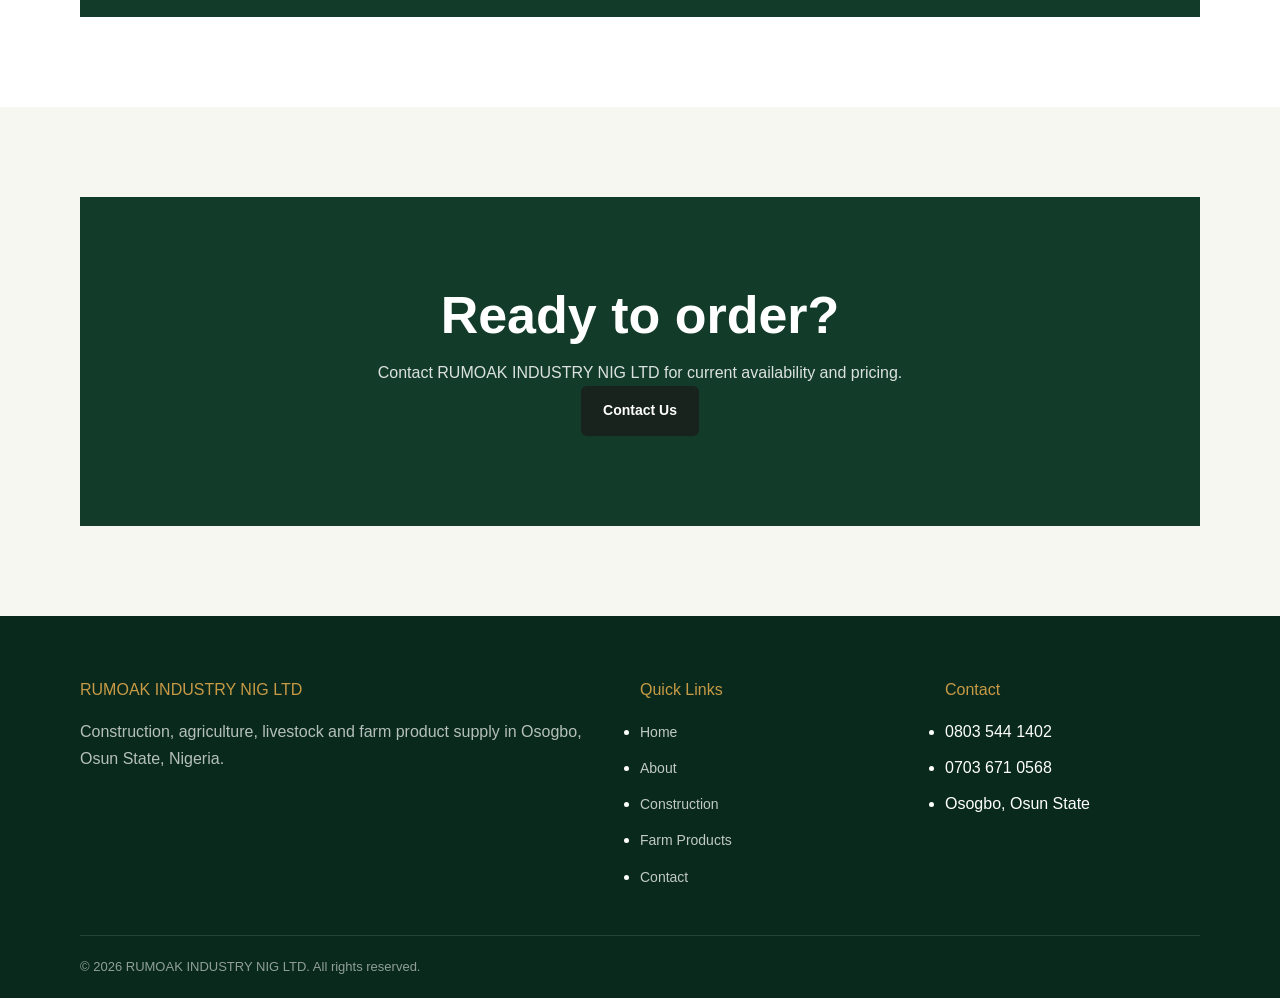
<file: farm-products.html>
<!DOCTYPE html>
<html lang="en">
<head>
    <meta charset="UTF-8">
    <meta name="viewport" content="width=device-width, initial-scale=1.0">

    <title>Farm Products | RUMOAK INDUSTRY NIG LTD</title>

    <meta
        name="description"
        content="RUMOAK INDUSTRY NIG LTD supplies fish, livestock, poultry, snails and other farm products in Osogbo, Osun State, Nigeria."
    >

    <link rel="stylesheet" href="css/style.css">
</head>

<body>

    <!-- HEADER -->
    <header class="site-header">

        <div class="container navbar">

            <a href="index.html" class="logo">
                <span class="logo-mark">R</span>
                <span class="logo-text">RUMOAK INDUSTRY</span>
            </a>

            <button
                class="menu-button"
                type="button"
                aria-label="Open navigation menu"
            >
                ☰
            </button>

            <nav class="nav-links">

                <a href="index.html">
                    Home
                </a>

                <a href="about.html">
                    About
                </a>

                <a href="construction.html">
                    Construction
                </a>

                <a href="farm-products.html" class="active">
                    Farm Products
                </a>

                <a href="contact.html" class="nav-button">
                    Contact Us
                </a>

            </nav>

        </div>

    </header>


    <main>

        <!-- PAGE HERO -->

        <section class="page-hero">

            <div class="container">

                <div class="section-tag">
                    Farm Products
                </div>

                <h1>
                    Fresh farm products for different needs.
                </h1>

                <p>
                    RUMOAK INDUSTRY NIG LTD supplies fish and other
                    consumable farm animals, available live or processed
                    depending on the product and customer's needs.
                </p>

            </div>

        </section>


        <!-- INTRO -->

        <section class="section">

            <div class="container">

                <div class="section-heading">

                    <div class="section-tag">
                        Our Products
                    </div>

                    <h2>
                        Choose what you need.
                    </h2>

                    <p>
                        Select a product category below to make an enquiry.
                        Availability, quantity and pricing can be discussed
                        directly with RUMOAK.
                    </p>

                </div>


                <div class="product-grid">

                    <!-- FISH -->

                    <article class="product-card">

                        <div class="product-image-placeholder">
                            🐟
                        </div>

                        <div class="product-card-content">

                            <div class="section-tag">
                                FISH
                            </div>

                            <h3>
                                Fish
                            </h3>

                            <p>
                                Fish supplied for customers who need
                                agricultural or food products.
                            </p>

                            <button
                                class="btn btn-primary"
                                type="button"
                                data-order="Fish"
                            >
                                Make Enquiry
                            </button>

                        </div>

                    </article>


                    <!-- RAM -->

                    <article class="product-card">

                        <div class="product-image-placeholder">
                            🐏
                        </div>

                        <div class="product-card-content">

                            <div class="section-tag">
                                LIVESTOCK
                            </div>

                            <h3>
                                Ram
                            </h3>

                            <p>
                                Rams available for customers looking for
                                livestock supply.
                            </p>

                            <button
                                class="btn btn-primary"
                                type="button"
                                data-order="Ram"
                            >
                                Make Enquiry
                            </button>

                        </div>

                    </article>


                    <!-- COW -->

                    <article class="product-card">

                        <div class="product-image-placeholder">
                            🐄
                        </div>

                        <div class="product-card-content">

                            <div class="section-tag">
                                LIVESTOCK
                            </div>

                            <h3>
                                Cattle
                            </h3>

                            <p>
                                Cattle supply for customers requiring
                                larger livestock.
                            </p>

                            <button
                                class="btn btn-primary"
                                type="button"
                                data-order="Cattle"
                            >
                                Make Enquiry
                            </button>

                        </div>

                    </article>


                    <!-- SNAIL -->

                    <article class="product-card">

                        <div class="product-image-placeholder">
                            🐌
                        </div>

                        <div class="product-card-content">

                            <div class="section-tag">
                                FARM ANIMAL
                            </div>

                            <h3>
                                Snails
                            </h3>

                            <p>
                                Snails for customers interested in
                                consumable farm animal supply.
                            </p>

                            <button
                                class="btn btn-primary"
                                type="button"
                                data-order="Snails"
                            >
                                Make Enquiry
                            </button>

                        </div>

                    </article>


                    <!-- POULTRY -->

                    <article class="product-card">

                        <div class="product-image-placeholder">
                            🐔
                        </div>

                        <div class="product-card-content">

                            <div class="section-tag">
                                POULTRY
                            </div>

                            <h3>
                                Poultry
                            </h3>

                            <p>
                                Poultry and related farm animal supply
                                depending on availability.
                            </p>

                            <button
                                class="btn btn-primary"
                                type="button"
                                data-order="Poultry"
                            >
                                Make Enquiry
                            </button>

                        </div>

                    </article>


                    <!-- OTHER ANIMALS -->

                    <article class="product-card">

                        <div class="product-image-placeholder">
                            🐐
                        </div>

                        <div class="product-card-content">

                            <div class="section-tag">
                                LIVESTOCK
                            </div>

                            <h3>
                                Other Farm Animals
                            </h3>

                            <p>
                                Ask about other consumable farm animals
                                that may be available.
                            </p>

                            <button
                                class="btn btn-primary"
                                type="button"
                                data-order="Other Farm Animals"
                            >
                                Make Enquiry
                            </button>

                        </div>

                    </article>

                </div>

            </div>

        </section>


        <!-- LIVE OR PROCESSED -->

        <section class="section section-light">

            <div class="container">

                <div class="split">

                    <div>

                        <div class="section-heading">

                            <div class="section-tag">
                                Flexible Supply
                            </div>

                            <h2>
                                Live or processed, depending on your needs.
                            </h2>

                            <p>
                                RUMOAK supplies suitable farm products
                                according to the customer's requirements
                                and available stock.
                            </p>

                        </div>

                        <ul class="check-list">

                            <li>
                                <span class="check">✓</span>
                                <span>Live farm animals</span>
                            </li>

                            <li>
                                <span class="check">✓</span>
                                <span>Processed products</span>
                            </li>

                            <li>
                                <span class="check">✓</span>
                                <span>Individual orders</span>
                            </li>

                            <li>
                                <span class="check">✓</span>
                                <span>Bulk enquiries</span>
                            </li>

                        </ul>

                    </div>


                    <div class="visual-placeholder">

                        RUMOAK FARM PRODUCTS
                        <br><br>
                        Fish • Livestock • Poultry • Snails

                    </div>

                </div>

            </div>

        </section>


        <!-- BULK ORDERS -->

        <section class="section">

            <div class="container">

                <div class="section-heading">

                    <div class="section-tag">
                        Bulk Supply
                    </div>

                    <h2>
                        Need a larger quantity?
                    </h2>

                    <p>
                        Customers requiring larger quantities can contact
                        RUMOAK directly to discuss availability and supply
                        arrangements.
                    </p>

                </div>


                <div class="cta">

                    <div>

                        <h2>
                            Ask about bulk availability.
                        </h2>

                        <p>
                            Tell us the product and quantity you need.
                        </p>

                    </div>

                    <a
                        href="contact.html?service=Bulk%20Farm%20Product%20Order"
                        class="btn btn-primary"
                    >
                        Request Bulk Supply
                    </a>

                </div>

            </div>

        </section>


        <!-- ORDER CTA -->

        <section class="section section-light">

            <div class="container">

                <div class="cta">

                    <div>

                        <h2>
                            Ready to order?
                        </h2>

                        <p>
                            Contact RUMOAK INDUSTRY NIG LTD for current
                            availability and pricing.
                        </p>

                    </div>

                    <a
                        href="contact.html"
                        class="btn btn-dark"
                    >
                        Contact Us
                    </a>

                </div>

            </div>

        </section>

    </main>


    <!-- FOOTER -->

    <footer class="site-footer">

        <div class="container">

            <div class="footer-grid">

                <div>

                    <div class="footer-title">
                        RUMOAK INDUSTRY NIG LTD
                    </div>

                    <p class="footer-text">
                        Construction, agriculture, livestock and farm
                        product supply in Osogbo, Osun State, Nigeria.
                    </p>

                </div>


                <div>

                    <div class="footer-title">
                        Quick Links
                    </div>

                    <ul class="footer-links">

                        <li>
                            <a href="index.html">Home</a>
                        </li>

                        <li>
                            <a href="about.html">About</a>
                        </li>

                        <li>
                            <a href="construction.html">
                                Construction
                            </a>
                        </li>

                        <li>
                            <a href="farm-products.html">
                                Farm Products
                            </a>
                        </li>

                        <li>
                            <a href="contact.html">
                                Contact
                            </a>
                        </li>

                    </ul>

                </div>


                <div>

                    <div class="footer-title">
                        Contact
                    </div>

                    <ul class="footer-links">

                        <li>
                            0803 544 1402
                        </li>

                        <li>
                            0703 671 0568
                        </li>

                        <li>
                            Osogbo, Osun State
                        </li>

                    </ul>

                </div>

            </div>


            <div class="footer-bottom">

                © <span class="current-year"></span>
                RUMOAK INDUSTRY NIG LTD.
                All rights reserved.

            </div>

        </div>

    </footer>


    <script src="js/script.js"></script>

</body>
</html>
</file>
<file: css/style.css>
:root {
--primary: #123b2a;
--dark-green: #09291d;
--gold: #c79a45;
--light: #f7f7f2;
--white: #ffffff;
--dark: #18231e;
--text: #4b554f;
--border: #dfe5df;
}

* {
  box-sizing: border-box;
  margin: 0;
  padding: 0;
  }

html {
scroll-behavior: smooth;
}

body {
font-family: Arial, Helvetica, sans-serif;
background: var(--white);
color: var(--text);
line-height: 1.7;
}

a {
color: inherit;
text-decoration: none;
}

img {
max-width: 100%;
display: block;
}

.container {
width: min(1120px, 92%);
margin: 0 auto;
}

/* =========================
HEADER
========================= */

.site-header {
background: var(--white);
border-bottom: 1px solid var(--border);
position: sticky;
top: 0;
z-index: 1000;
}

.navbar {
min-height: 76px;
display: flex;
align-items: center;
justify-content: space-between;
gap: 25px;
}

.logo {
display: inline-flex;
align-items: center;
gap: 10px;
color: var(--primary);
font-weight: 800;
letter-spacing: .5px;
}

.logo-mark {
width: 40px;
height: 40px;
display: grid;
place-items: center;
background: var(--primary);
color: var(--gold);
border-radius: 8px;
font-size: 20px;
}

.logo-text {
font-size: 17px;
}

.nav-links {
display: flex;
align-items: center;
gap: 24px;
}

.nav-links a {
color: var(--dark);
font-size: 14px;
font-weight: 600;
}

.nav-links a:hover,
.nav-links a.active {
color: var(--gold);
}

.nav-button {
background: var(--primary);
color: var(--white) !important;
padding: 11px 18px;
border-radius: 6px;
}

.nav-button:hover {
background: var(--dark-green);
}

.menu-button {
display: none;
border: 0;
background: transparent;
font-size: 28px;
color: var(--primary);
cursor: pointer;
}

/* =========================
HERO
========================= */

.hero {
min-height: 620px;
display: flex;
align-items: center;
background:
linear-gradient(rgba(9, 41, 29, .78), rgba(9, 41, 29, .78)),
#123b2a;
color: var(--white);
}

.hero-content {
max-width: 720px;
}

.hero-label,
.section-tag {
color: var(--gold);
font-size: 13px;
font-weight: 800;
letter-spacing: 1.8px;
text-transform: uppercase;
}

.hero h1 {
font-size: clamp(42px, 7vw, 76px);
line-height: 1.05;
margin: 15px 0 22px;
}

.hero p {
max-width: 650px;
font-size: 18px;
color: rgba(255,255,255,.88);
}

.hero-buttons {
display: flex;
flex-wrap: wrap;
gap: 14px;
margin-top: 30px;
}

/* =========================
BUTTONS
========================= */

.btn {
display: inline-flex;
align-items: center;
justify-content: center;
min-height: 46px;
padding: 12px 21px;
border-radius: 6px;
border: 1px solid transparent;
font-weight: 700;
font-size: 14px;
cursor: pointer;
transition: .2s ease;
}

.btn-primary {
background: var(--primary);
color: var(--white);
}

.btn-primary:hover {
background: var(--dark-green);
transform: translateY(-1px);
}

.btn-light {
background: var(--white);
color: var(--primary);
}

.btn-light:hover {
background: #eeeeea;
}

.btn-outline {
border-color: var(--gold);
color: var(--gold);
background: transparent;
}

.btn-outline:hover {
background: var(--gold);
color: var(--white);
}

.btn-dark {
background: var(--dark);
color: var(--white);
}

/* =========================
SECTIONS
========================= */

.section {
padding: 90px 0;
}

.section-light {
background: var(--light);
}

.section-heading {
max-width: 720px;
margin-bottom: 45px;
}

.section-heading h2,
.split h2 {
color: var(--dark);
font-size: clamp(30px, 4vw, 48px);
line-height: 1.15;
margin: 12px 0 18px;
}

.section-heading p {
color: var(--text);
}

.split {
display: grid;
grid-template-columns: 1fr 1fr;
gap: 60px;
align-items: center;
}

.split p {
margin-bottom: 18px;
}

/* =========================
CARDS
========================= */

.card-grid {
display: grid;
grid-template-columns: repeat(2, 1fr);
gap: 24px;
}

.service-card {
background: var(--white);
border: 1px solid var(--border);
border-radius: 12px;
padding: 30px;
box-shadow: 0 10px 30px rgba(0,0,0,.04);
}

.section-light .service-card {
background: var(--white);
}

.card-icon {
width: 48px;
height: 48px;
display: grid;
place-items: center;
background: rgba(199,154,69,.12);
color: var(--gold);
border-radius: 8px;
font-weight: 800;
margin-bottom: 20px;
}

.service-card h3 {
color: var(--dark);
font-size: 22px;
margin-bottom: 10px;
}

.service-card p {
margin-bottom: 22px;
}

/* =========================
PRODUCT CARDS
========================= */

.product-grid {
display: grid;
grid-template-columns: repeat(3, 1fr);
gap: 24px;
}

.product-card {
background: var(--white);
border: 1px solid var(--border);
border-radius: 12px;
overflow: hidden;
box-shadow: 0 10px 30px rgba(0,0,0,.04);
}

.product-image-placeholder {
min-height: 210px;
display: grid;
place-items: center;
background: var(--primary);
color: var(--gold);
font-weight: 800;
letter-spacing: 2px;
}

.product-card-content {
padding: 25px;
}

.product-card h3 {
color: var(--dark);
margin-bottom: 8px;
font-size: 22px;
}

.product-card p {
margin-bottom: 20px;
}

/* =========================
VISUAL PLACEHOLDER
========================= */

.visual-placeholder {
min-height: 350px;
border-radius: 14px;
background:
linear-gradient(
135deg,
var(--primary),
var(--dark-green)
);
display: flex;
flex-direction: column;
align-items: center;
justify-content: center;
text-align: center;
padding: 30px;
color: var(--white);
}

.visual-placeholder span {
color: var(--gold);
font-size: 30px;
font-weight: 800;
letter-spacing: 2px;
}

.visual-placeholder small {
margin-top: 8px;
color: rgba(255,255,255,.8);
}

/* =========================
CHECK LIST
========================= */

.check-list {
list-style: none;
display: grid;
gap: 15px;
margin-top: 25px;
}

.check {
display: flex;
align-items: center;
gap: 12px;
color: var(--dark);
}

.check span {
width: 26px;
height: 26px;
display: grid;
place-items: center;
background: rgba(199,154,69,.15);
color: var(--gold);
border-radius: 50%;
font-weight: 800;
}

/* =========================
STATS
========================= */

.stats {
display: grid;
grid-template-columns: repeat(4, 1fr);
gap: 20px;
margin-top: 50px;
}

.stat {
text-align: center;
padding: 25px;
border: 1px solid var(--border);
border-radius: 10px;
background: var(--white);
}

.stat strong {
display: block;
color: var(--primary);
font-size: 34px;
}

.stat span {
font-size: 14px;
}

/* =========================
PAGE HERO
========================= */

.page-hero {
padding: 100px 0;
background: var(--dark-green);
color: var(--white);
}

.page-hero h1 {
max-width: 800px;
font-size: clamp(38px, 6vw, 62px);
line-height: 1.08;
margin: 15px 0;
}

.page-hero p {
max-width: 700px;
color: rgba(255,255,255,.82);
font-size: 17px;
}

/* =========================
CONTACT
========================= */

.contact-grid {
display: grid;
grid-template-columns: repeat(2, 1fr);
gap: 24px;
}

.contact-card {
background: var(--white);
border: 1px solid var(--border);
border-radius: 12px;
padding: 30px;
}

.contact-card h3 {
color: var(--dark);
font-size: 24px;
margin-bottom: 18px;
}

.contact-item {
padding: 18px 0;
border-bottom: 1px solid var(--border);
display: flex;
justify-content: space-between;
align-items: center;
gap: 15px;
}

.contact-item:last-child {
border-bottom: 0;
}

.contact-item strong {
color: var(--dark);
}

/* =========================
ORDER BOX
========================= */

.order-box {
max-width: 850px;
margin: 0 auto;
background: var(--light);
border: 1px solid var(--border);
border-radius: 14px;
padding: 45px;
text-align: center;
}

.order-box h2 {
color: var(--dark);
font-size: 38px;
margin: 12px 0;
}

.order-box .hero-buttons {
justify-content: center;
}

/* =========================
CTA
========================= */

.cta {
padding: 90px 0;
background: var(--primary);
color: var(--white);
text-align: center;
}

.cta h2 {
font-size: clamp(32px, 5vw, 52px);
line-height: 1.1;
margin-bottom: 15px;
}

.cta p {
max-width: 680px;
margin: 0 auto;
color: rgba(255,255,255,.85);
}

.cta .hero-buttons {
justify-content: center;
}

/* =========================
FOOTER
========================= */

.site-footer {
background: var(--dark-green);
color: var(--white);
padding-top: 60px;
}

.footer-grid {
display: grid;
grid-template-columns: 2fr 1fr 1fr;
gap: 50px;
padding-bottom: 45px;
}

.footer-title {
color: var(--gold);
font-size: 16px;
margin-bottom: 15px;
}

.footer-text {
color: rgba(255,255,255,.7);
margin-top: 15px;
}

.footer-links {
display: grid;
gap: 9px;
}

.footer-links a {
color: rgba(255,255,255,.75);
font-size: 14px;
}

.footer-links a:hover {
color: var(--gold);
}

.footer-bottom {
border-top: 1px solid rgba(255,255,255,.12);
padding: 20px 0;
color: rgba(255,255,255,.55);
font-size: 13px;
}

/* =========================
MOBILE
========================= */

@media (max-width: 850px) {

.menu-button {
    display: block;
}

.nav-links {
    position: absolute;
    left: 4%;
    right: 4%;
    top: 76px;
    background: var(--white);
    border: 1px solid var(--border);
    border-radius: 10px;
    padding: 18px;
    display: none;
    flex-direction: column;
    align-items: stretch;
    gap: 5px;
    box-shadow: 0 15px 35px rgba(0,0,0,.12);
}

.nav-links.open {
    display: flex;
}

.nav-links a {
    padding: 12px;
}

.nav-button {
    text-align: center;
}

.hero {
    min-height: 560px;
}

.split {
    grid-template-columns: 1fr;
    gap: 35px;
}

.card-grid {
    grid-template-columns: 1fr;
}

.product-grid {
    grid-template-columns: repeat(2, 1fr);
}

.contact-grid {
    grid-template-columns: 1fr;
}

.stats {
    grid-template-columns: repeat(2, 1fr);
}

.footer-grid {
    grid-template-columns: 1fr 1fr;
}

}

@media (max-width: 560px) {

.container {
    width: min(92%, 500px);
}

.logo-text {
    font-size: 14px;
}

.hero {
    min-height: 520px;
}

.hero h1 {
    font-size: 42px;
}

.hero p {
    font-size: 16px;
}

.section {
    padding: 65px 0;
}

.page-hero {
    padding: 70px 0;
}

.page-hero h1 {
    font-size: 40px;
}

.product-grid {
    grid-template-columns: 1fr;
}

.stats {
    grid-template-columns: 1fr 1fr;
}

.contact-item {
    flex-direction: column;
    align-items: flex-start;
}

.order-box {
    padding: 30px 20px;
}

.footer-grid {
    grid-template-columns: 1fr;
    gap: 30px;
}

.hero-buttons {
    flex-direction: column;
}

.hero-buttons .btn {
    width: 100%;
}

  }
</file>
